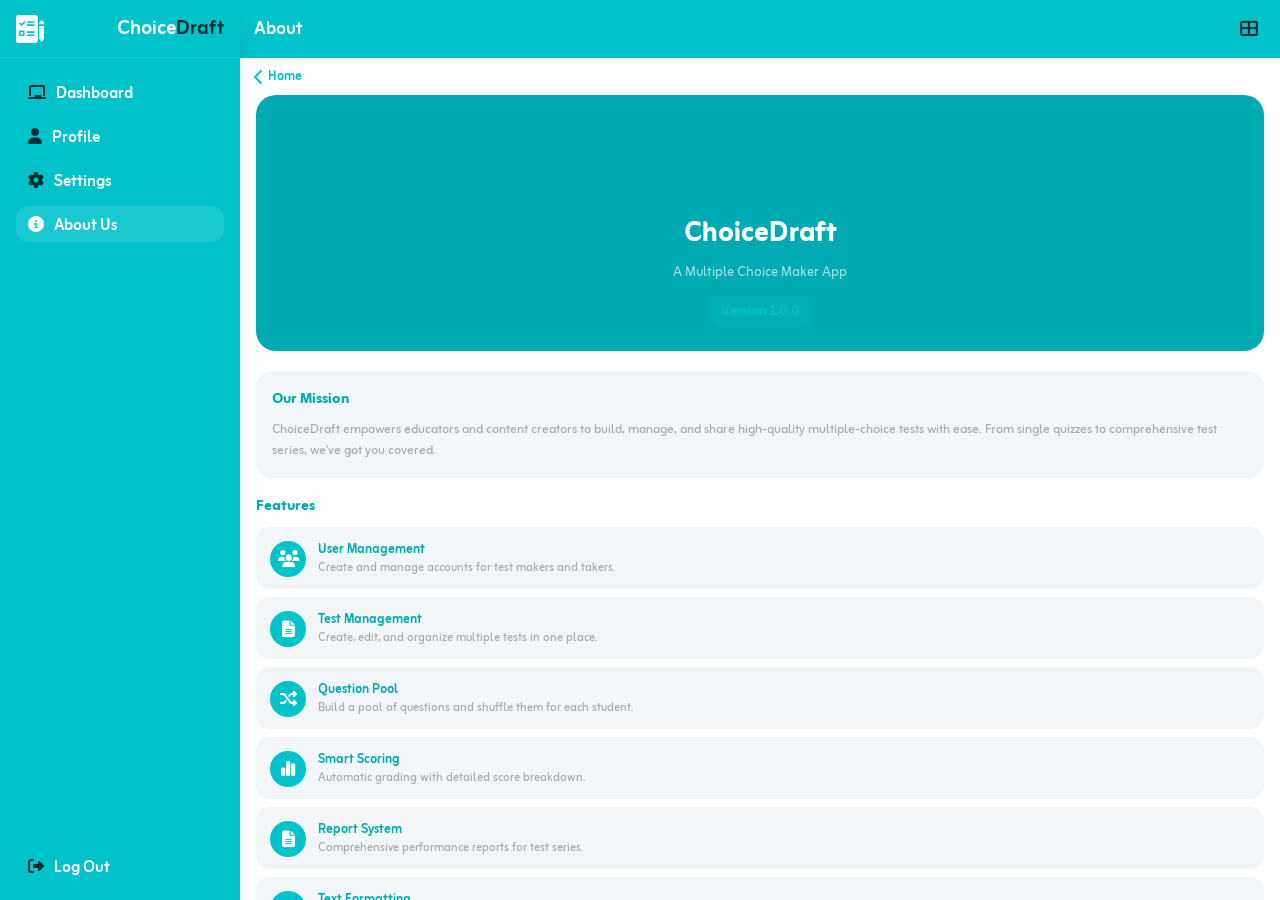
<file: about.html>
<!DOCTYPE html>
<html lang="en">

<head>
  <meta charset="UTF-8">
  <meta name="viewport" content="width=device-width, initial-scale=1.0">
  <title>About - ChoiceDraft</title>
  <link rel="stylesheet" href="styles.css">
  <!-- Zain Font -->
  <link rel="preconnect" href="https://fonts.googleapis.com">
  <link rel="preconnect" href="https://fonts.gstatic.com" crossorigin>
  <link href="https://fonts.googleapis.com/css2?family=Zain:wght@200;300;400;700;800;900&display=swap" rel="stylesheet">
  <!-- Font Awesome -->
  <link rel="stylesheet" href="https://cdnjs.cloudflare.com/ajax/libs/font-awesome/6.5.1/css/all.min.css">
</head>

<body>
  <div class="home-layout">
    <!-- Sidebar Overlay -->
    <div class="sidebar-overlay" id="sidebarOverlay"></div>

    <!-- Sidebar -->
    <aside class="sidebar" id="sidebar">
      <div class="sidebar-header flex items-center gap-3">
        <div class="sidebar-logo-icon">
          <svg class="w-full h-full" fill="none" viewBox="0 0 150 150">
            <path clip-rule="evenodd"
              d="M137.5 29.1667C134.185 29.1667 131.005 30.4836 128.661 32.8278C126.317 35.172 125 38.3515 125 41.6667V50H150V41.6667C150 38.3515 148.683 35.172 146.339 32.8278C143.995 30.4836 140.815 29.1667 137.5 29.1667ZM150 58.3333H125V127.083L137.5 145.833L150 127.083V58.3333ZM0 12.5V137.5C0 140.815 1.31696 143.995 3.66117 146.339C6.00537 148.683 9.18479 150 12.5 150H104.167C107.482 150 110.661 148.683 113.005 146.339C115.35 143.995 116.667 140.815 116.667 137.5V12.5C116.667 9.18479 115.35 6.00537 113.005 3.66117C110.661 1.31696 107.482 0 104.167 0H12.5C9.18479 0 6.00537 1.31696 3.66117 3.66117C1.31696 6.00537 0 9.18479 0 12.5ZM58.3333 37.5C58.3333 36.3949 58.7723 35.3351 59.5537 34.5537C60.3351 33.7723 61.3949 33.3333 62.5 33.3333H95.8333C96.9384 33.3333 97.9982 33.7723 98.7796 34.5537C99.561 35.3351 100 36.3949 100 37.5C100 38.6051 99.561 39.6649 98.7796 40.4463C97.9982 41.2277 96.9384 41.6667 95.8333 41.6667H62.5C61.3949 41.6667 60.3351 41.2277 59.5537 40.4463C58.7723 39.6649 58.3333 38.6051 58.3333 37.5ZM62.5 50C61.3949 50 60.3351 50.439 59.5537 51.2204C58.7723 52.0018 58.3333 53.0616 58.3333 54.1667C58.3333 55.2717 58.7723 56.3315 59.5537 57.1129C60.3351 57.8943 61.3949 58.3333 62.5 58.3333H95.8333C96.9384 58.3333 97.9982 57.8943 98.7796 57.1129C99.561 56.3315 100 55.2717 100 54.1667C100 53.0616 99.561 52.0018 98.7796 51.2204C97.9982 50.439 96.9384 50 95.8333 50H62.5ZM58.3333 91.6667C58.3333 90.5616 58.7723 89.5018 59.5537 88.7204C60.3351 87.939 61.3949 87.5 62.5 87.5H95.8333C96.9384 87.5 97.9982 87.939 98.7796 88.7204C99.561 89.5018 100 90.5616 100 91.6667C100 92.7717 99.561 93.8315 98.7796 94.6129C97.9982 95.3943 96.9384 95.8333 95.8333 95.8333H62.5C61.3949 95.8333 60.3351 95.3943 59.5537 94.6129C58.7723 93.8315 58.3333 92.7717 58.3333 91.6667ZM62.5 104.167C61.3949 104.167 60.3351 104.606 59.5537 105.387C58.7723 106.168 58.3333 107.228 58.3333 108.333C58.3333 109.438 58.7723 110.498 59.5537 111.28C60.3351 112.061 61.3949 112.5 62.5 112.5H95.8333C96.9384 112.5 97.9982 112.061 98.7796 111.28C99.561 110.498 100 109.438 100 108.333C100 107.228 99.561 110.498 98.7796 105.387C97.9982 104.606 96.9384 104.167 95.8333 104.167H62.5ZM25 91.6667V104.167H37.5V91.6667H25ZM20.8333 83.3333H41.6667C42.7717 83.3333 43.8315 83.7723 44.6129 84.5537C45.3943 85.3351 45.8333 86.3949 45.8333 87.5V108.333C45.8333 109.438 45.3943 110.498 44.6129 111.28C43.8315 112.061 42.7717 112.5 41.6667 112.5H20.8333C19.7283 112.5 18.6685 112.061 17.8871 111.28C17.1057 110.498 16.6667 109.438 16.6667 108.333V87.5C16.6667 86.3949 17.1057 85.3351 17.8871 84.5537C18.6685 83.7723 19.7283 83.3333 20.8333 83.3333ZM48.7792 40.4458C49.5382 39.66 49.9581 38.6075 49.9486 37.515C49.9391 36.4225 49.5009 35.3775 48.7284 34.6049C47.9559 33.8324 46.9108 33.3942 45.8183 33.3847C44.7258 33.3752 43.6733 33.7952 42.8875 34.5542L29.1667 48.275L23.7792 42.8875C22.9933 42.1285 21.9408 41.7085 20.8483 41.718C19.7558 41.7275 18.7108 42.1657 17.9383 42.9383C17.1657 43.7108 16.7275 44.7558 16.718 45.8483C16.7085 46.9408 17.1285 47.9933 17.8875 48.7792L29.1667 60.0583L48.7792 40.4458Z"
              fill="white" fill-rule="evenodd" />
          </svg>
        </div>
        <span class="auth-header-title sidebar-logo-text">Choice<span class="text-secondary">Draft</span></span>
        <button class="close-menu sidebar-close-btn" id="closeMenuBtn" title="Close Menu" aria-label="Close Menu">
          <i class="fa-solid fa-times"></i>
        </button>
      </div>

      <!-- User Info Block -->
      <div id="sidebarUserBlock" class="sidebar-user-block hidden">
        <div class="user-avatar" id="userAvatar">?</div>
        <div class="user-details">
          <p class="user-name" id="userName">User Name</p>
          <p class="user-email" id="userEmail">user@example.com</p>
        </div>
      </div>

      <nav class="sidebar-nav">
        <a href="home.html" class="nav-item">
          <div class="nav-icon"><i class="fa-solid fa-chalkboard"></i></div>
          <span class="nav-label">Dashboard</span>
        </a>
        <a href="profile.html" class="nav-item">
          <div class="nav-icon"><i class="fa-solid fa-user"></i></div>
          <span class="nav-label">Profile</span>
        </a>
        <a href="settings.html" class="nav-item">
          <div class="nav-icon"><i class="fa-solid fa-gear"></i></div>
          <span class="nav-label">Settings</span>
        </a>
        <a href="about.html" class="nav-item active">
          <div class="nav-icon"><i class="fa-solid fa-circle-info"></i></div>
          <span class="nav-label">About Us</span>
        </a>
        <div class="flex-1"></div>
        <button id="logoutBtn" class="nav-item">
          <div class="nav-icon"><i class="fa-solid fa-right-from-bracket"></i></div>
          <span class="nav-label">Log Out</span>
        </button>
      </nav>
    </aside>

    <!-- Main Content Area -->
    <main class="home-main">
      <!-- Header -->
      <header class="topbar">
        <div class="flex items-center gap-2">
          <button id="menuToggleBtn" class="topbar-icon-btn" title="Toggle Menu" aria-label="Toggle Menu">
            <i class="fa-solid fa-bars topbar-menu-icon"></i>
          </button>
          <span class="topbar-title">About</span>
        </div>
        <div class="flex items-center gap-1">
          <a href="home.html" class="topbar-icon-btn flex items-center justify-center" title="Go to Dashboard"
            aria-label="Go to Dashboard">
            <i class="fa-solid fa-table-cells-large topbar-home-icon"></i>
          </a>
        </div>
      </header>

      <!-- Scrollable Content -->
      <div class="main-scroll-area fade-in">
        <!-- Back Link -->
        <a href="home.html" class="back-link">
          <i class="fa-solid fa-chevron-left back-link-icon"></i>
          <span>Home</span>
        </a>

        <!-- Hero -->
        <div class="about-hero">
          <div class="about-hero-logo">
            <svg class="w-full h-full" fill="none" viewBox="0 0 150 150">
              <path clip-rule="evenodd"
                d="M137.5 29.1667C134.185 29.1667 131.005 30.4836 128.661 32.8278C126.317 35.172 125 38.3515 125 41.6667V50H150V41.6667C150 38.3515 148.683 35.172 146.339 32.8278C143.995 30.4836 140.815 29.1667 137.5 29.1667ZM150 58.3333H125V127.083L137.5 145.833L150 127.083V58.3333ZM0 12.5V137.5C0 140.815 1.31696 143.995 3.66117 146.339C6.00537 148.683 9.18479 150 12.5 150H104.167C107.482 150 110.661 148.683 113.005 146.339C115.35 143.995 116.667 140.815 116.667 137.5V12.5C116.667 9.18479 115.35 6.00537 113.005 3.66117C110.661 1.31696 107.482 0 104.167 0H12.5C9.18479 0 6.00537 1.31696 3.66117 3.66117C1.31696 6.00537 0 9.18479 0 12.5ZM58.3333 37.5C58.3333 36.3949 58.7723 35.3351 59.5537 34.5537C60.3351 33.7723 61.3949 33.3333 62.5 33.3333H95.8333C96.9384 33.3333 97.9982 33.7723 98.7796 34.5537C99.561 35.3351 100 36.3949 100 37.5C100 38.6051 99.561 39.6649 98.7796 40.4463C97.9982 41.2277 96.9384 41.6667 95.8333 41.6667H62.5C61.3949 41.6667 60.3351 41.2277 59.5537 40.4463C58.7723 39.6649 58.3333 38.6051 58.3333 37.5ZM62.5 50C61.3949 50 60.3351 50.439 59.5537 51.2204C58.7723 52.0018 58.3333 53.0616 58.3333 54.1667C58.3333 55.2717 58.7723 56.3315 59.5537 57.1129C60.3351 57.8943 61.3949 58.3333 62.5 58.3333H95.8333C96.9384 58.3333 97.9982 57.8943 98.7796 57.1129C99.561 56.3315 100 55.2717 100 54.1667C100 53.0616 99.561 52.0018 98.7796 51.2204C97.9982 50.439 96.9384 50 95.8333 50H62.5ZM58.3333 91.6667C58.3333 90.5616 58.7723 89.5018 59.5537 88.7204C60.3351 87.939 61.3949 87.5 62.5 87.5H95.8333C96.9384 87.5 97.9982 87.939 98.7796 88.7204C99.561 89.5018 100 90.5616 100 91.6667C100 92.7717 99.561 93.8315 98.7796 94.6129C97.9982 95.3943 96.9384 95.8333 95.8333 95.8333H62.5C61.3949 95.8333 60.3351 95.3943 59.5537 94.6129C58.7723 93.8315 58.3333 92.7717 58.3333 91.6667ZM62.5 104.167C61.3949 104.167 60.3351 104.606 59.5537 105.387C58.7723 106.168 58.3333 107.228 58.3333 108.333C58.3333 109.438 58.7723 110.498 59.5537 111.28C60.3351 112.061 61.3949 112.5 62.5 112.5H95.8333C96.9384 112.5 97.9982 112.061 98.7796 111.28C99.561 110.498 100 109.438 100 108.333C100 107.228 99.561 110.498 98.7796 105.387C97.9982 104.606 96.9384 104.167 95.8333 104.167H62.5ZM25 91.6667V104.167H37.5V91.6667H25ZM20.8333 83.3333H41.6667C42.7717 83.3333 43.8315 83.7723 44.6129 84.5537C45.3943 85.3351 45.8333 86.3949 45.8333 87.5V108.333C45.8333 109.438 45.3943 110.498 44.6129 111.28C43.8315 112.061 42.7717 112.5 41.6667 112.5H20.8333C19.7283 112.5 18.6685 112.061 17.8871 111.28C17.1057 110.498 16.6667 109.438 16.6667 108.333V87.5C16.6667 86.3949 17.1057 85.3351 17.8871 84.5537C18.6685 83.7723 19.7283 83.3333 20.8333 83.3333ZM48.7792 40.4458C49.5382 39.66 49.9581 38.6075 49.9486 37.515C49.9391 36.4225 49.5009 35.3775 48.7284 34.6049C47.9559 33.8324 46.9108 33.3942 45.8183 33.3847C44.7258 33.3752 43.6733 33.7952 42.8875 34.5542L29.1667 48.275L23.7792 42.8875C22.9933 42.1285 21.9408 41.7085 20.8483 41.718C19.7558 41.7275 18.7108 42.1657 17.9383 42.9383C17.1657 43.7108 16.7275 44.7558 16.718 45.8483C16.7085 46.9408 17.1285 47.9933 17.8875 48.7792L29.1667 60.0583L48.7792 40.4458Z"
                fill="00c2cb" fill-rule="evenodd" />
            </svg>
          </div>
          <h2 class="about-hero-title">ChoiceDraft</h2>
          <p class="about-hero-subtitle">A Multiple Choice Maker App</p>
          <div class="about-hero-version">Version 1.0.0</div>
        </div>

        <div class="about-section-container">
          <!-- Mission -->
          <div class="about-card">
            <h3 class="about-card-title">Our Mission</h3>
            <p class="about-card-text">
              ChoiceDraft empowers educators and content creators to build, manage, and share high-quality
              multiple-choice tests with ease. From single quizzes to comprehensive test series, we've got you covered.
            </p>
          </div>

          <!-- Features -->
          <div>
            <h3 class="about-card-title">Features</h3>
            <div class="about-feature-grid">
              <div class="about-feature-item">
                <div class="about-feature-icon"><i class="fa-solid fa-users"></i></div>
                <div>
                  <p class="about-feature-name">User Management</p>
                  <p class="about-feature-desc">Create and manage accounts for test makers and takers.</p>
                </div>
              </div>
              <div class="about-feature-item">
                <div class="about-feature-icon"><i class="fa-solid fa-file-lines"></i></div>
                <div>
                  <p class="about-feature-name">Test Management</p>
                  <p class="about-feature-desc">Create, edit, and organize multiple tests in one place.</p>
                </div>
              </div>
              <div class="about-feature-item">
                <div class="about-feature-icon"><i class="fa-solid fa-shuffle"></i></div>
                <div>
                  <p class="about-feature-name">Question Pool</p>
                  <p class="about-feature-desc">Build a pool of questions and shuffle them for each student.</p>
                </div>
              </div>
              <div class="about-feature-item">
                <div class="about-feature-icon"><i class="fa-solid fa-chart-simple"></i></div>
                <div>
                  <p class="about-feature-name">Smart Scoring</p>
                  <p class="about-feature-desc">Automatic grading with detailed score breakdown.</p>
                </div>
              </div>
              <div class="about-feature-item">
                <div class="about-feature-icon"><i class="fa-solid fa-file-lines"></i></div>
                <div>
                  <p class="about-feature-name">Report System</p>
                  <p class="about-feature-desc">Comprehensive performance reports for test series.</p>
                </div>
              </div>
              <div class="about-feature-item">
                <div class="about-feature-icon"><i class="fa-solid fa-file-lines"></i></div>
                <div>
                  <p class="about-feature-name">Text Formatting</p>
                  <p class="about-feature-desc">Apply bold, italic, and underline formatting to questions.</p>
                </div>
              </div>
              <div class="about-feature-item">
                <div class="about-feature-icon"><i class="fa-solid fa-key"></i></div>
                <div>
                  <p class="about-feature-name">Answer Key</p>
                  <p class="about-feature-desc">Review correct answers with explanations.</p>
                </div>
              </div>
              <div class="about-feature-item">
                <div class="about-feature-icon"><i class="fa-solid fa-file-lines"></i></div>
                <div>
                  <p class="about-feature-name">Test Builder</p>
                  <p class="about-feature-desc">Manage test structure, settings, and time limits.</p>
                </div>
              </div>
              <div class="about-feature-item">
                <div class="about-feature-icon"><i class="fa-solid fa-comment-dots"></i></div>
                <div>
                  <p class="about-feature-name">Feedback System</p>
                  <p class="about-feature-desc">Give personalized feedback to each test taker.</p>
                </div>
              </div>
              <div class="about-feature-item">
                <div class="about-feature-icon"><i class="fa-solid fa-users"></i></div>
                <div>
                  <p class="about-feature-name">Collaboration</p>
                  <p class="about-feature-desc">Invite colleagues to co-create tests as editors or viewers.</p>
                </div>
              </div>
            </div>
          </div>

          <!-- Privacy note -->
          <div class="about-privacy-banner">
            <i class="fa-solid fa-shield-halved about-privacy-icon"></i>
            <p class="about-privacy-text">
              ChoiceDraft stores all data locally in your browser. This is a demonstration app and is not intended for
              collecting personal or sensitive information.
            </p>
          </div>
        </div>
    </main>
  </div>

  <script type="module">
    import { dataService, navigateTo } from './app.js';

    const sidebar = document.getElementById('sidebar');
    const sidebarOverlay = document.getElementById('sidebarOverlay');
    const menuToggleBtn = document.getElementById('menuToggleBtn');
    const closeMenuBtn = document.getElementById('closeMenuBtn');
    const logoutBtn = document.getElementById('logoutBtn');

    // Sidebar User Info
    const sidebarUserBlock = document.getElementById('sidebarUserBlock');
    const userNameEl = document.getElementById('userName');
    const userEmailEl = document.getElementById('userEmail');
    const userAvatarEl = document.getElementById('userAvatar');

    function toggleSidebar(open) {
      if (open) {
        sidebar.classList.add('open');
        sidebarOverlay.classList.add('open');
      } else {
        sidebar.classList.remove('open');
        sidebarOverlay.classList.remove('open');
      }
    }

    menuToggleBtn.addEventListener('click', () => toggleSidebar(true));
    closeMenuBtn.addEventListener('click', () => toggleSidebar(false));
    sidebarOverlay.addEventListener('click', () => toggleSidebar(false));

    logoutBtn.addEventListener('click', async () => {
      await dataService.logout();
      navigateTo('signin.html');
    });



    async function init() {
      const user = await dataService.getCurrentUser();
      if (user) {
        sidebarUserBlock.classList.remove('hidden');
        userNameEl.textContent = user.name;
        userEmailEl.textContent = user.email;
        userAvatarEl.textContent = user.name.charAt(0).toUpperCase();
      }
    }

    init();
  </script>
</body>

</html>
</file>
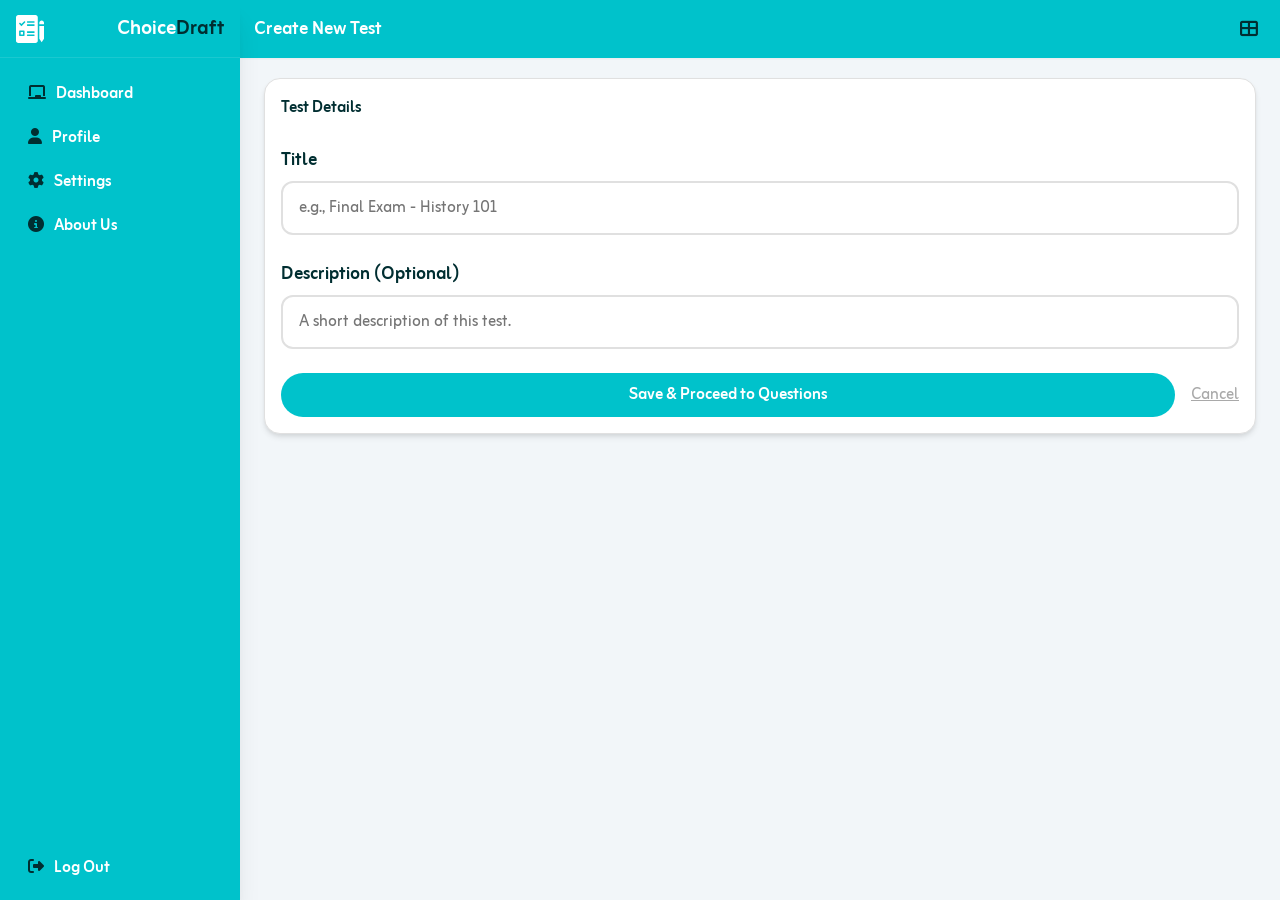
<file: create-test.html>
<!DOCTYPE html>
<html lang="en">

<head>
  <meta charset="UTF-8">
  <meta name="viewport" content="width=device-width, initial-scale=1.0">
  <title>ChoiceDraft - Create Test</title>
  <link rel="stylesheet" href="styles.css">
  <link rel="stylesheet" href="https://cdnjs.cloudflare.com/ajax/libs/font-awesome/6.5.1/css/all.min.css">
</head>

<body class="bg-app">
  <div class="home-layout">
    <!-- Sidebar Overlay -->
    <div class="sidebar-overlay" id="sidebarOverlay"></div>

    <!-- Sidebar -->
    <aside class="sidebar" id="sidebar">
      <div class="sidebar-header flex items-center gap-3">
        <div class="sidebar-logo-icon">
          <svg class="w-full h-full" fill="none" viewBox="0 0 150 150">
            <path clip-rule="evenodd"
              d="M137.5 29.1667C134.185 29.1667 131.005 30.4836 128.661 32.8278C126.317 35.172 125 38.3515 125 41.6667V50H150V41.6667C150 38.3515 148.683 35.172 146.339 32.8278C143.995 30.4836 140.815 29.1667 137.5 29.1667ZM150 58.3333H125V127.083L137.5 145.833L150 127.083V58.3333ZM0 12.5V137.5C0 140.815 1.31696 143.995 3.66117 146.339C6.00537 148.683 9.18479 150 12.5 150H104.167C107.482 150 110.661 148.683 113.005 146.339C115.35 143.995 116.667 140.815 116.667 137.5V12.5C116.667 9.18479 115.35 6.00537 113.005 3.66117C110.661 1.31696 107.482 0 104.167 0H12.5C9.18479 0 6.00537 1.31696 3.66117 3.66117C1.31696 6.00537 0 9.18479 0 12.5ZM58.3333 37.5C58.3333 36.3949 58.7723 35.3351 59.5537 34.5537C60.3351 33.7723 61.3949 33.3333 62.5 33.3333H95.8333C96.9384 33.3333 97.9982 33.7723 98.7796 34.5537C99.561 35.3351 100 36.3949 100 37.5C100 38.6051 99.561 39.6649 98.7796 40.4463C97.9982 41.2277 96.9384 41.6667 95.8333 41.6667H62.5C61.3949 41.6667 60.3351 41.2277 59.5537 40.4463C58.7723 39.6649 58.3333 38.6051 58.3333 37.5ZM62.5 50C61.3949 50 60.3351 50.439 59.5537 51.2204C58.7723 52.0018 58.3333 53.0616 58.3333 54.1667C58.3333 55.2717 58.7723 56.3315 59.5537 57.1129C60.3351 57.8943 61.3949 58.3333 62.5 58.3333H95.8333C96.9384 58.3333 97.9982 57.8943 98.7796 57.1129C99.561 56.3315 100 55.2717 100 54.1667C100 53.0616 99.561 52.0018 98.7796 51.2204C97.9982 50.439 96.9384 50 95.8333 50H62.5ZM58.3333 91.6667C58.3333 90.5616 58.7723 89.5018 59.5537 88.7204C60.3351 87.939 61.3949 87.5 62.5 87.5H95.8333C96.9384 87.5 97.9982 87.939 98.7796 88.7204C99.561 89.5018 100 90.5616 100 91.6667C100 92.7717 99.561 93.8315 98.7796 94.6129C97.9982 95.3943 96.9384 95.8333 95.8333 95.8333H62.5C61.3949 95.8333 60.3351 95.3943 59.5537 94.6129C58.7723 93.8315 58.3333 92.7717 58.3333 91.6667ZM62.5 104.167C61.3949 104.167 60.3351 104.606 59.5537 105.387C58.7723 106.168 58.3333 107.228 58.3333 108.333C58.3333 109.438 58.7723 110.498 59.5537 111.28C60.3351 112.061 61.3949 112.5 62.5 112.5H95.8333C96.9384 112.5 97.9982 112.061 98.7796 111.28C99.561 110.498 100 109.438 100 108.333C100 107.228 99.561 110.498 98.7796 105.387C97.9982 104.606 96.9384 104.167 95.8333 104.167H62.5ZM25 91.6667V104.167H37.5V91.6667H25ZM20.8333 83.3333H41.6667C42.7717 83.3333 43.8315 83.7723 44.6129 84.5537C45.3943 85.3351 45.8333 86.3949 45.8333 87.5V108.333C45.8333 109.438 45.3943 110.498 44.6129 111.28C43.8315 112.061 42.7717 112.5 41.6667 112.5H20.8333C19.7283 112.5 18.6685 112.061 17.8871 111.28C17.1057 110.498 16.6667 109.438 16.6667 108.333V87.5C16.6667 86.3949 17.1057 85.3351 17.8871 84.5537C18.6685 83.7723 19.7283 83.3333 20.8333 83.3333ZM48.7792 40.4458C49.5382 39.66 49.9581 38.6075 49.9486 37.515C49.9391 36.4225 49.5009 35.3775 48.7284 34.6049C47.9559 33.8324 46.9108 33.3942 45.8183 33.3847C44.7258 33.3752 43.6733 33.7952 42.8875 34.5542L29.1667 48.275L23.7792 42.8875C22.9933 42.1285 21.9408 41.7085 20.8483 41.718C19.7558 41.7275 18.7108 42.1657 17.9383 42.9383C17.1657 43.7108 16.7275 44.7558 16.718 45.8483C16.7085 46.9408 17.1285 47.9933 17.8875 48.7792L29.1667 60.0583L48.7792 40.4458Z"
              fill="white" fill-rule="evenodd" />
          </svg>
        </div>
        <span class="auth-header-title sidebar-logo-text">Choice<span class="text-secondary">Draft</span></span>
        <button class="close-menu sidebar-close-btn" id="closeMenuBtn" title="Close Menu" aria-label="Close Menu">
          <i class="fa-solid fa-times"></i>
        </button>
      </div>

      <!-- User Info Block -->
      <div id="sidebarUserBlock" class="sidebar-user-block hidden">
        <div class="user-avatar" id="userAvatar">?</div>
        <div class="user-details">
          <p class="user-name" id="userName">User Name</p>
          <p class="user-email" id="userEmail">user@example.com</p>
        </div>
      </div>

      <nav class="sidebar-nav">
        <a href="home.html" class="nav-item">
          <div class="nav-icon"><i class="fa-solid fa-chalkboard"></i></div>
          <span class="nav-label">Dashboard</span>
        </a>
        <a href="profile.html" class="nav-item">
          <div class="nav-icon"><i class="fa-solid fa-user"></i></div>
          <span class="nav-label">Profile</span>
        </a>
        <a href="settings.html" class="nav-item">
          <div class="nav-icon"><i class="fa-solid fa-gear"></i></div>
          <span class="nav-label">Settings</span>
        </a>
        <a href="about.html" class="nav-item">
          <div class="nav-icon"><i class="fa-solid fa-circle-info"></i></div>
          <span class="nav-label">About Us</span>
        </a>
        <div class="flex-1"></div>
        <button id="logoutBtn" class="nav-item">
          <div class="nav-icon"><i class="fa-solid fa-right-from-bracket"></i></div>
          <span class="nav-label">Log Out</span>
        </button>
      </nav>
    </aside>

    <!-- Main Content Area -->
    <main class="home-main">
      <!-- Header -->
      <header class="topbar">
        <div class="flex items-center gap-2">
          <button id="menuToggleBtn" class="topbar-icon-btn" title="Toggle Menu" aria-label="Toggle Menu">
            <i class="fa-solid fa-bars"></i>
          </button>
          <span class="topbar-title">Create New Test</span>
        </div>
        <div class="flex items-center gap-1">
          <a href="home.html" class="topbar-icon-btn flex items-center justify-center" title="Go to Dashboard"
            aria-label="Go to Dashboard">
            <i class="fa-solid fa-table-cells-large topbar-home-icon"></i>
          </a>
        </div>
      </header>

      <!-- Scrollable Content -->
      <div class="main-scroll-area">
        <div class="home-content">
          <div class="test-card">
            <h2 class="test-card-title mb-0 section-spacing">Test Details</h2>
            <div class="input-group">
              <label class="input-label">Title</label>
              <input type="text" id="testTitle" class="input-field" placeholder="e.g., Final Exam - History 101">
            </div>
            <div class="input-group">
              <label class="input-label">Description (Optional)</label>
              <input type="text" id="testDescription" class="input-field"
                placeholder="A short description of this test.">
            </div>
            <div class="flex items-center gap-4 mt-6">
              <button id="saveDraftBtn" class="btn-primary flex-1">Save & Proceed to Questions</button>
              <a href="home.html" class="text-a9a9a9 text-sm underline">Cancel</a>
            </div>
          </div>
        </div>
      </div>
    </main>
  </div>

  <script type="module">
    import { navigateTo, dataService } from './app.js';

    const sidebar = document.getElementById('sidebar');
    const sidebarOverlay = document.getElementById('sidebarOverlay');
    const menuToggleBtn = document.getElementById('menuToggleBtn');
    const closeMenuBtn = document.getElementById('closeMenuBtn');
    const logoutBtn = document.getElementById('logoutBtn');
    const sidebarUserBlock = document.getElementById('sidebarUserBlock');
    const userNameEl = document.getElementById('userName');
    const userEmailEl = document.getElementById('userEmail');
    const userAvatarEl = document.getElementById('userAvatar');

    const testTitleInput = document.getElementById('testTitle');
    const testDescInput = document.getElementById('testDescription');
    const saveDraftBtn = document.getElementById('saveDraftBtn');

    function toggleSidebar(open) {
      if (open) {
        sidebar.classList.add('open');
        sidebarOverlay.classList.add('open');
      } else {
        sidebar.classList.remove('open');
        sidebarOverlay.classList.remove('open');
      }
    }

    menuToggleBtn.addEventListener('click', () => toggleSidebar(true));
    closeMenuBtn.addEventListener('click', () => toggleSidebar(false));
    sidebarOverlay.addEventListener('click', () => toggleSidebar(false));

    saveDraftBtn.addEventListener('click', async () => {
      const title = testTitleInput.value.trim();
      const description = testDescInput.value.trim();

      if (!title) {
        testTitleInput.style.borderColor = '#ef4444';
        testTitleInput.focus();
        return;
      }

      saveDraftBtn.disabled = true;
      saveDraftBtn.textContent = "Creating...";

      const newTest = await dataService.createTest({
        title,
        description
      });

      if (newTest) {
        // Direct to builder for this new test
        navigateTo(`test-builder.html?id=${newTest.id}`);
      } else {
        alert("Failed to create test. Please try again.");
        saveDraftBtn.disabled = false;
        saveDraftBtn.textContent = "Save & Proceed to Questions";
      }
    });

    logoutBtn.addEventListener('click', async () => {
      await dataService.logout();
      navigateTo('signin.html');
    });

    async function init() {
      const user = await dataService.getCurrentUser();
      if (user) {
        sidebarUserBlock.classList.remove('hidden');
        userNameEl.textContent = user.name;
        userEmailEl.textContent = user.email;
        userAvatarEl.textContent = user.name.charAt(0).toUpperCase();
      }
    }

    init();
  </script>
</body>

</html>
</file>
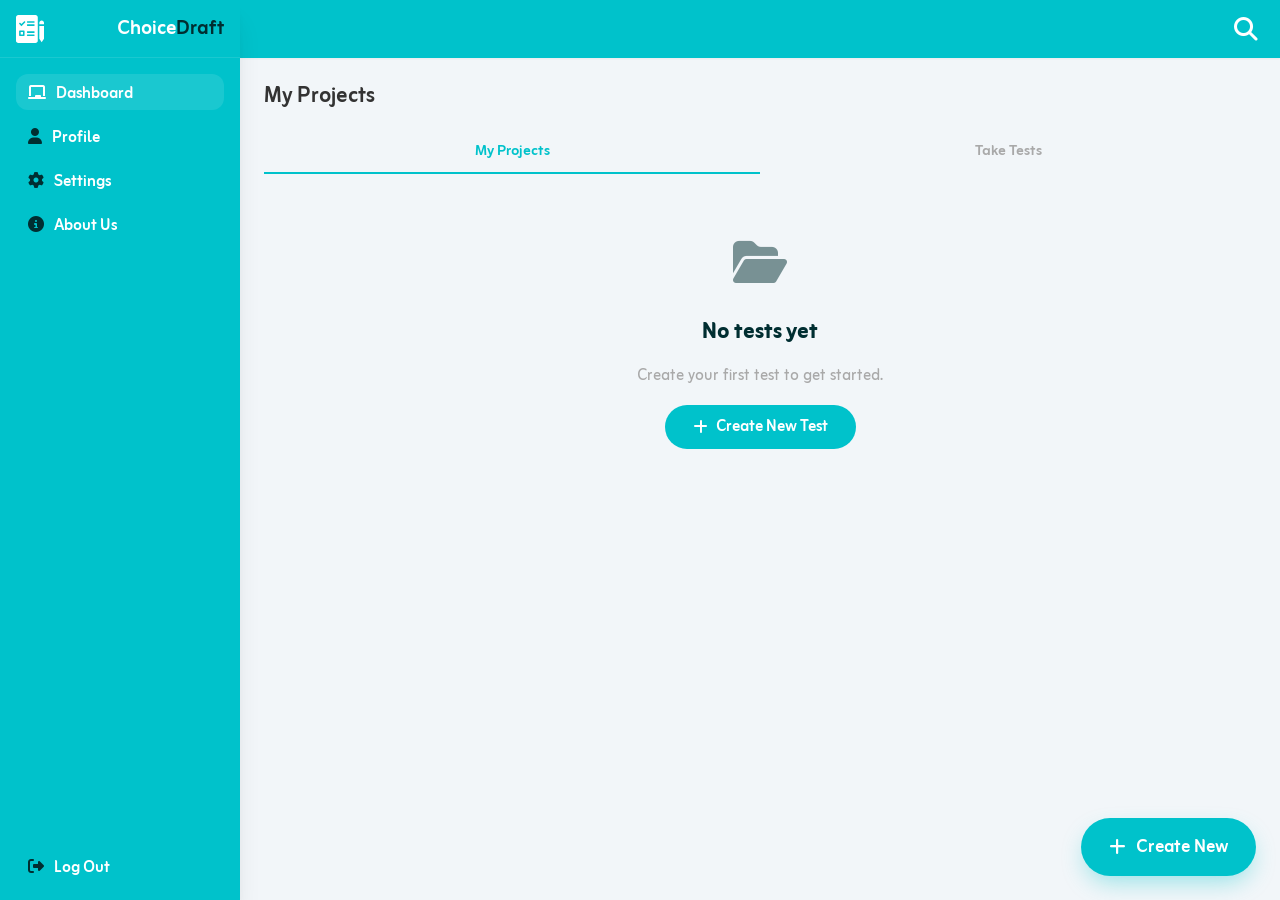
<file: home.html>
<!DOCTYPE html>
<html lang="en">

<head>
  <meta charset="UTF-8">
  <meta name="viewport" content="width=device-width, initial-scale=1.0">
  <title>Dashboard - ChoiceDraft</title>
  <link rel="stylesheet" href="styles.css">
  <link rel="preconnect" href="https://fonts.googleapis.com">
  <link rel="preconnect" href="https://fonts.gstatic.com" crossorigin>
  <link href="https://fonts.googleapis.com/css2?family=Zain:wght@200;300;400;700;800;900&display=swap" rel="stylesheet">
  <link rel="stylesheet" href="https://cdnjs.cloudflare.com/ajax/libs/font-awesome/6.5.1/css/all.min.css">
</head>

<body class="bg-app">
  <div class="home-layout">
    <!-- Sidebar Overlay -->
    <div class="sidebar-overlay" id="sidebarOverlay"></div>

    <!-- Sidebar -->
    <aside class="sidebar" id="sidebar">
      <div class="sidebar-header flex items-center gap-3">
        <div class="sidebar-logo-icon">
          <svg class="w-full h-full" fill="none" viewBox="0 0 150 150">
            <path clip-rule="evenodd"
              d="M137.5 29.1667C134.185 29.1667 131.005 30.4836 128.661 32.8278C126.317 35.172 125 38.3515 125 41.6667V50H150V41.6667C150 38.3515 148.683 35.172 146.339 32.8278C143.995 30.4836 140.815 29.1667 137.5 29.1667ZM150 58.3333H125V127.083L137.5 145.833L150 127.083V58.3333ZM0 12.5V137.5C0 140.815 1.31696 143.995 3.66117 146.339C6.00537 148.683 9.18479 150 12.5 150H104.167C107.482 150 110.661 148.683 113.005 146.339C115.35 143.995 116.667 140.815 116.667 137.5V12.5C116.667 9.18479 115.35 6.00537 113.005 3.66117C110.661 1.31696 107.482 0 104.167 0H12.5C9.18479 0 6.00537 1.31696 3.66117 3.66117C1.31696 6.00537 0 9.18479 0 12.5ZM58.3333 37.5C58.3333 36.3949 58.7723 35.3351 59.5537 34.5537C60.3351 33.7723 61.3949 33.3333 62.5 33.3333H95.8333C96.9384 33.3333 97.9982 33.7723 98.7796 34.5537C99.561 35.3351 100 36.3949 100 37.5C100 38.6051 99.561 39.6649 98.7796 40.4463C97.9982 41.2277 96.9384 41.6667 95.8333 41.6667H62.5C61.3949 41.6667 60.3351 41.2277 59.5537 40.4463C58.7723 39.6649 58.3333 38.6051 58.3333 37.5ZM62.5 50C61.3949 50 60.3351 50.439 59.5537 51.2204C58.7723 52.0018 58.3333 53.0616 58.3333 54.1667C58.3333 55.2717 58.7723 56.3315 59.5537 57.1129C60.3351 57.8943 61.3949 58.3333 62.5 58.3333H95.8333C96.9384 58.3333 97.9982 57.8943 98.7796 57.1129C99.561 56.3315 100 55.2717 100 54.1667C100 53.0616 99.561 52.0018 98.7796 51.2204C97.9982 50.439 96.9384 50 95.8333 50H62.5ZM58.3333 91.6667C58.3333 90.5616 58.7723 89.5018 59.5537 88.7204C60.3351 87.939 61.3949 87.5 62.5 87.5H95.8333C96.9384 87.5 97.9982 87.939 98.7796 88.7204C99.561 89.5018 100 90.5616 100 91.6667C100 92.7717 99.561 93.8315 98.7796 94.6129C97.9982 95.3943 96.9384 95.8333 95.8333 95.8333H62.5C61.3949 95.8333 60.3351 95.3943 59.5537 94.6129C58.7723 93.8315 58.3333 92.7717 58.3333 91.6667ZM62.5 104.167C61.3949 104.167 60.3351 104.606 59.5537 105.387C58.7723 106.168 58.3333 107.228 58.3333 108.333C58.3333 109.438 58.7723 110.498 59.5537 111.28C60.3351 112.061 61.3949 112.5 62.5 112.5H95.8333C96.9384 112.5 97.9982 112.061 98.7796 111.28C99.561 110.498 100 109.438 100 108.333C100 107.228 99.561 110.498 98.7796 105.387C97.9982 104.606 96.9384 104.167 95.8333 104.167H62.5ZM25 91.6667V104.167H37.5V91.6667H25ZM20.8333 83.3333H41.6667C42.7717 83.3333 43.8315 83.7723 44.6129 84.5537C45.3943 85.3351 45.8333 86.3949 45.8333 87.5V108.333C45.8333 109.438 45.3943 110.498 44.6129 111.28C43.8315 112.061 42.7717 112.5 41.6667 112.5H20.8333C19.7283 112.5 18.6685 112.061 17.8871 111.28C17.1057 110.498 16.6667 109.438 16.6667 108.333V87.5C16.6667 86.3949 17.1057 85.3351 17.8871 84.5537C18.6685 83.7723 19.7283 83.3333 20.8333 83.3333ZM48.7792 40.4458C49.5382 39.66 49.9581 38.6075 49.9486 37.515C49.9391 36.4225 49.5009 35.3775 48.7284 34.6049C47.9559 33.8324 46.9108 33.3942 45.8183 33.3847C44.7258 33.3752 43.6733 33.7952 42.8875 34.5542L29.1667 48.275L23.7792 42.8875C22.9933 42.1285 21.9408 41.7085 20.8483 41.718C19.7558 41.7275 18.7108 42.1657 17.9383 42.9383C17.1657 43.7108 16.7275 44.7558 16.718 45.8483C16.7085 46.9408 17.1285 47.9933 17.8875 48.7792L29.1667 60.0583L48.7792 40.4458Z"
              fill="white" fill-rule="evenodd" />
          </svg>
        </div>
        <span class="auth-header-title sidebar-logo-text">Choice<span class="text-secondary">Draft</span></span>
        <button class="close-menu sidebar-close-btn" id="closeMenuBtn" title="Close Menu" aria-label="Close Menu">
          <i class="fa-solid fa-times"></i>
        </button>
      </div>

      <!-- User Info Block -->
      <div id="sidebarUserBlock" class="sidebar-user-block hidden">
        <div class="user-avatar" id="userAvatar">?</div>
        <div class="user-details">
          <p class="user-name" id="userName">User Name</p>
          <p class="user-email" id="userEmail">user@example.com</p>
        </div>
      </div>

      <nav class="sidebar-nav">
        <a href="home.html" class="nav-item active">
          <div class="nav-icon"><i class="fa-solid fa-chalkboard"></i></div>
          <span class="nav-label">Dashboard</span>
        </a>
        <a href="profile.html" class="nav-item">
          <div class="nav-icon"><i class="fa-solid fa-user"></i></div>
          <span class="nav-label">Profile</span>
        </a>
        <a href="settings.html" class="nav-item">
          <div class="nav-icon"><i class="fa-solid fa-gear"></i></div>
          <span class="nav-label">Settings</span>
        </a>
        <a href="about.html" class="nav-item">
          <div class="nav-icon"><i class="fa-solid fa-circle-info"></i></div>
          <span class="nav-label">About Us</span>
        </a>
        <div class="flex-1"></div>
        <button id="logoutBtn" class="nav-item">
          <div class="nav-icon"><i class="fa-solid fa-right-from-bracket"></i></div>
          <span class="nav-label">Log Out</span>
        </button>
      </nav>
    </aside>

    <!-- Main Content Area -->
    <main class="home-main">
      <!-- Header -->
      <header class="topbar">
        <div class="flex items-center gap-2">
          <button id="menuToggleBtn" class="topbar-icon-btn" title="Toggle Menu" aria-label="Toggle Menu">
            <i class="fa-solid fa-bars"></i>
          </button>
          <div class="topbar-logo-text"><span class="white font-black">Choice</span><span
              class="text-secondary font-black">Draft</span></div>
        </div>
        <div class="flex items-center gap-2">
          <input type="text" id="searchInput" class="topbar-search hidden" placeholder="Search tests...">
          <button id="searchBtn" class="topbar-icon-btn" title="Search"><i
              class="fa-solid fa-magnifying-glass"></i></button>
        </div>
      </header>

      <!-- Scrollable Content -->
      <div class="main-scroll-area fade-in">
        <div class="home-content">
          <div class="flex items-center justify-between mb-6 pt-2">
            <h2 id="homeTitle" class="section-title">My Projects</h2>
          </div>

          <!-- Tabs -->
          <div class="flex border-b border-light mb-6">
            <button id="myTestsTab" class="tab-btn active">My Projects</button>
            <button id="takeTestTab" class="tab-btn">Take Tests</button>
          </div>

          <!-- Grid Container -->
          <div id="testsGrid" class="tests-grid mb-10">
            <!-- Test cards injected by JS -->
          </div>
        </div>
      </div>
    </main>

    <!-- Modal for Quick Actions -->
    <div id="actionModal" class="modal-overlay hidden">
      <div class="modal-content">
        <h3 id="actionModalTitle" class="modal-title">Action</h3>
        <p id="actionModalText" class="modal-text">You are performing an action on this test.</p>
        <div class="flex gap-3 mt-6">
          <button id="closeActionModalBtn" class="btn-outline flex-1">Close</button>
          <button id="actionModalConfirmBtn" class="btn-primary flex-1">Confirm</button>
        </div>
      </div>
    </div>
  </div>

  <script type="module">
    import { navigateTo, dataService } from './app.js';

    const sidebar = document.getElementById('sidebar');
    const sidebarOverlay = document.getElementById('sidebarOverlay');
    const menuToggleBtn = document.getElementById('menuToggleBtn');
    const closeMenuBtn = document.getElementById('closeMenuBtn');
    const searchBtn = document.getElementById('searchBtn');
    const searchInput = document.getElementById('searchInput');
    const myTestsTab = document.getElementById('myTestsTab');
    const takeTestTab = document.getElementById('takeTestTab');
    const createNewBtn = document.getElementById('createNewBtn');
    const logoutBtn = document.getElementById('logoutBtn');
    const testsGridContainer = document.getElementById('testsGrid');
    const homeTitle = document.getElementById('homeTitle');

    const sidebarUserBlock = document.getElementById('sidebarUserBlock');
    const userNameEl = document.getElementById('userName');
    const userEmailEl = document.getElementById('userEmail');
    const userAvatarEl = document.getElementById('userAvatar');

    let allTests = [];
    let currentTab = 'my';
    let currentUserId = null;

    function toggleSidebar(open) {
      if (open) {
        sidebar.classList.add('open');
        sidebarOverlay.classList.add('open');
      } else {
        sidebar.classList.remove('open');
        sidebarOverlay.classList.remove('open');
      }
    }

    menuToggleBtn.addEventListener('click', () => toggleSidebar(true));
    closeMenuBtn.addEventListener('click', () => toggleSidebar(false));
    sidebarOverlay.addEventListener('click', () => toggleSidebar(false));

    searchBtn.addEventListener('click', () => {
      searchInput.classList.toggle('hidden');
      if (!searchInput.classList.contains('hidden')) {
        searchInput.focus();
      }
    });

    searchInput.addEventListener('input', () => filterAndRender());
    myTestsTab.addEventListener('click', () => switchTab('my'));
    takeTestTab.addEventListener('click', () => switchTab('take'));

    function switchTab(tab) {
      currentTab = tab;
      myTestsTab.classList.toggle('active', tab === 'my');
      takeTestTab.classList.toggle('active', tab === 'take');
      homeTitle.textContent = tab === 'my' ? 'My Projects' : 'Available Tests';
      createNewBtn.classList.toggle('hidden', tab === 'take');
      filterAndRender();
    }

    logoutBtn.addEventListener('click', async () => {
      await dataService.logout();
      navigateTo('signin.html');
    });
    createNewBtn.addEventListener('click', () => navigateTo('create-test.html'));

    // Modal logic
    const actionModal = document.getElementById('actionModal');
    const closeActionModalBtn = document.getElementById('closeActionModalBtn');
    const actionModalConfirmBtn = document.getElementById('actionModalConfirmBtn');
    const actionModalTitle = document.getElementById('actionModalTitle');
    const actionModalText = document.getElementById('actionModalText');

    let pendingAction = null;
    let pendingTestId = null;

    window.openTestModal = (action, testName, id) => {
      pendingAction = action;
      pendingTestId = id;
      actionModalTitle.textContent = `${action} Test`;
      if (action === 'Edit') {
        actionModalText.textContent = `You are opening the editor for "${testName}".`;
      } else if (action === 'Collaborators') {
        actionModalText.textContent = `Manage users with access to "${testName}".`;
      } else if (action === 'Stats') {
        actionModalText.textContent = `Viewing performance analytics for "${testName}".`;
      }
      actionModal.style.display = 'flex';
    };

    const closeModal = () => actionModal.style.display = 'none';
    closeActionModalBtn.addEventListener('click', closeModal);
    actionModalConfirmBtn.addEventListener('click', () => {
      if (pendingAction === 'Edit' && pendingTestId) {
        navigateTo(`test-details.html?id=${pendingTestId}`);
      }
      closeModal();
    });

    async function loadDashboard() {
      testsGridContainer.innerHTML = '<p class="tests-loading-state">Loading tests...</p>';

      const user = await dataService.getCurrentUser();
      allTests = await dataService.getTests();
      currentUserId = user ? user.id : null;

      if (user) {
        sidebarUserBlock.classList.remove('hidden');
        userNameEl.textContent = user.name;
        userEmailEl.textContent = user.email;
        userAvatarEl.textContent = user.name.charAt(0).toUpperCase();
      }

      filterAndRender();
    }

    function filterAndRender() {
      const query = searchInput.value.toLowerCase();
      let filtered = allTests.filter(t => {
        const matchesQuery = t.title.toLowerCase().includes(query) || (t.description && t.description.toLowerCase().includes(query));
        if (currentTab === 'my') {
          return matchesQuery && (t.ownerId === currentUserId || (t.collaborators && t.collaborators.some(c => c.userId === currentUserId)));
        } else {
          return matchesQuery && (t.ownerId !== currentUserId);
        }
      });
      renderTests(filtered);
    }

    function renderTests(tests) {
      if (!tests || tests.length === 0) {
        const isMyTab = currentTab === 'my';
        testsGridContainer.innerHTML = `
          <div class="tests-empty-state">
            <i class="fa-solid ${isMyTab ? 'fa-folder-open' : 'fa-magnifying-glass'} tests-empty-icon"></i>
            <p class="tests-empty-title">${isMyTab ? 'No tests yet' : 'No tests available'}</p>
            <p class="tests-empty-sub">${isMyTab
            ? 'Create your first test to get started.'
            : 'There are no tests from other users to take right now.'}</p>
            ${isMyTab ? `<button class="btn-primary" style="width:auto;padding:10px 28px;font-size:16px;border-radius:50px;margin-top:4px;" onclick="window.location.href='create-test.html'"><i class="fa-solid fa-plus" style="margin-right:8px;"></i>Create New Test</button>` : ''}
          </div>`;
        return;
      }

      testsGridContainer.innerHTML = tests.map(test => {
        const isOwner = test.ownerId === currentUserId;
        const qCount = test.questions ? test.questions.length : 0;
        const totalPoints = (test.questions || []).reduce((sum, q) => sum + (q.points || 10), 0);

        return `
          <div class="test-card" onclick="window.location.href='test-details.html?id=${test.id}'" style="cursor: pointer;">
            <div class="test-card-header">
              <h3 class="test-card-title">${test.title}</h3>
              <span class="test-status-badge badge-${test.status === 'Published' ? 'published' : 'draft'}">${test.status || 'Draft'}</span>
            </div>
            ${test.description ? `<p class="test-card-desc">${test.description.slice(0, 80)}...</p>` : ''}
            <div class="test-card-chips">
              <span class="test-card-chip"><i class="fa-solid fa-list-ol"></i> ${qCount} questions</span>
              <span class="test-card-chip"><i class="fa-solid fa-check-circle"></i> ${totalPoints} pts</span>
            </div>
            <div class="test-card-footer">
              <div class="test-card-badges">
                ${isOwner ? '<span class="test-card-badge-owner">Owner</span>' : ''}
              </div>
              <div class="test-card-actions" onclick="event.stopPropagation()">
                ${isOwner ? `
                  <button class="btn-secondary" onclick="openTestModal('Edit', '${test.title.replace(/'/g, "\\'")}', '${test.id}')"><i class="fa-solid fa-pencil"></i></button>
                  <button class="btn-secondary" onclick="openTestModal('Collaborators', '${test.title.replace(/'/g, "\\'")}', '${test.id}')"><i class="fa-solid fa-users"></i></button>
                  <button class="btn-secondary" onclick="openTestModal('Stats', '${test.title.replace(/'/g, "\\'")}', '${test.id}')"><i class="fa-solid fa-chart-pie"></i></button>
                ` : ''}
              </div>
            </div>
          </div>
        `;
      }).join('');
    }

    loadDashboard();
  </script>

  <!-- Floating Action Button -->
  <button id="createNewBtn" class="fab-btn">
    <i class="fa-solid fa-plus"></i>
    <span>Create New</span>
  </button>
</body>

</html>
</file>
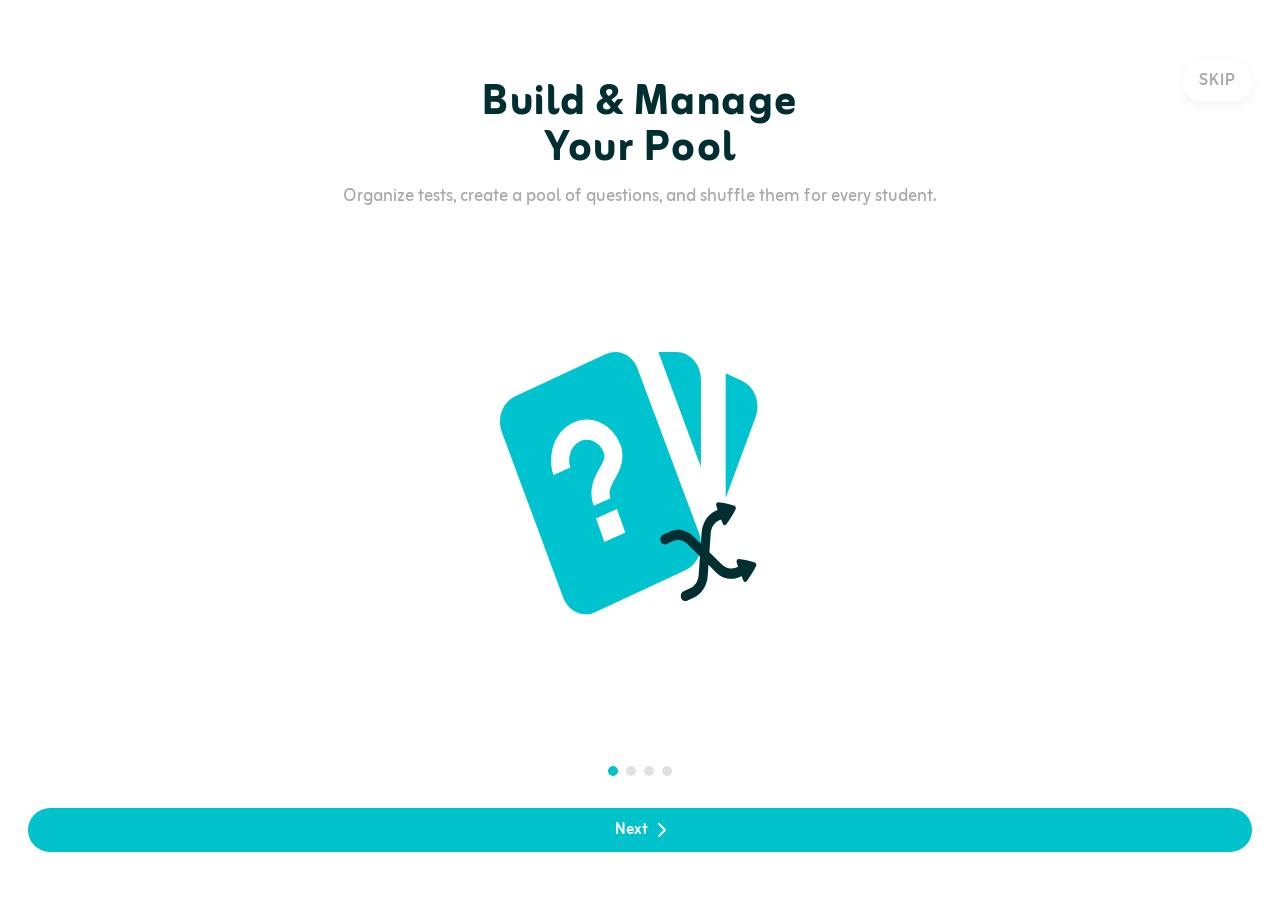
<file: onboarding.html>
<!DOCTYPE html>
<html lang="en">
<head>
  <meta charset="UTF-8">
  <meta name="viewport" content="width=device-width, initial-scale=1.0">
  <title>ChoiceDraft - Onboarding</title>
  <link rel="stylesheet" href="styles.css">
  <link rel="stylesheet" href="https://cdnjs.cloudflare.com/ajax/libs/font-awesome/6.5.1/css/all.min.css">
</head>
<body class="auth-body">

  <div class="onboarding-layout overflow-hidden">
    
    <!-- Skip button -->
    <button id="skipBtn" class="onboarding-skip-btn">
      SKIP
    </button>

    <!-- Content area -->
    <div class="onboarding-content-area">
      
      <!-- Title -->
      <div id="slideTitle" class="onboarding-title">
        Build &amp; Manage<br>Your Pool
      </div>
      
      <!-- Subtitle -->
      <p id="slideSubtitle" class="onboarding-subtitle">
        Organize tests, create a pool of questions, and shuffle them for every student.
      </p>

      <!-- Illustration Area -->
      <div id="illustrationContainer" class="flex items-center justify-center flex-1">
        <div class="onboarding-illustration" id="svgWrapper">
          <!-- Injected by JS -->
        </div>
      </div>

    </div>

    <!-- Bottom controls -->
    <div class="onboarding-controls-area">
      <!-- Dots -->
      <div class="flex gap-2" id="dotsContainer">
        <!-- Rendered via JS -->
      </div>

      <!-- Buttons -->
      <div class="flex w-full onboarding-btn-group" id="btnGroup">
        <button id="prevBtn" class="btn-primary flex-1 rounded-full hidden">
          <i class="fa-solid fa-chevron-left icon-mr"></i> Previous
        </button>
        <button id="nextBtn" class="btn-primary flex-1 rounded-full">
          Next <i class="fa-solid fa-chevron-right icon-ml-8"></i>
        </button>
      </div>

      <!-- Get Started Button (Hidden initially) -->
      <button id="getStartedBtn" class="btn-primary flex-1 rounded-full hidden">
        Get Started
      </button>

    </div>
  </div>

  <script type="module">
    import { navigateTo } from './app.js';

    // --- SVG Illustrations (ported from React OnboardingScreen.tsx / Figma design) ---

    const svgPool = `
      <svg width="100%" height="100%" fill="none" preserveAspectRatio="xMidYMid meet" viewBox="0 0 300 300">
        <g>
          <path d="M259.494 31.0543L241.797 22.7732V156.307L273.89 69.6504C279.305 54.5669 273.097 37.2652 259.494 31.0543ZM1.95925 85.7691L67.4656 262.483C69.3945 267.859 72.6848 272.488 76.9318 275.798C81.1788 279.108 86.1973 280.957 91.3701 281.115C94.8039 281.115 98.3698 280.376 101.804 278.749L199.139 233.647C209.044 229.063 215.119 218.12 215.383 207.177C215.515 203.332 214.855 199.043 213.666 195.199L147.632 18.4847C145.771 13.068 142.494 8.40596 138.229 5.10805C133.964 1.81014 128.91 0.0298727 123.727 0C120.293 0 116.859 0.887268 113.558 2.21817L16.3548 47.3209C9.89348 50.2835 4.74739 55.998 2.04791 63.2079C-0.651576 70.4177 -0.683464 78.5329 1.95925 85.7691ZM215.251 29.5755C215.251 21.7316 212.468 14.209 207.515 8.66247C202.561 3.11598 195.843 0 188.837 0H169.687L215.251 123.33" fill="#00C3D0"/>
          <path d="M233.793 161.035C232.26 160.869 231.18 162.6 231.69 164.407C232.06 165.724 232.545 167.36 233.152 169.246L231.253 170.106C227.054 172.005 223.409 175.176 220.729 179.264C218.048 183.351 216.437 188.194 216.077 193.25L215.209 205.421L207.033 197.341C203.639 193.985 199.476 191.755 195.013 190.899C190.549 190.043 185.961 190.595 181.763 192.495L174.853 195.62C173.654 196.163 172.696 197.217 172.191 198.55C171.686 199.883 171.674 201.386 172.158 202.729C172.643 204.072 173.584 205.144 174.775 205.71C175.965 206.276 177.308 206.289 178.507 205.746L185.416 202.621C187.935 201.483 190.686 201.152 193.363 201.665C196.04 202.179 198.536 203.517 200.573 205.529L214.239 219.029L212.793 239.366C212.576 242.4 211.609 245.306 209.999 247.759C208.39 250.212 206.202 252.114 203.681 253.253L196.776 256.377C195.577 256.919 194.619 257.973 194.114 259.306C193.609 260.639 193.597 262.142 194.081 263.485C194.566 264.828 195.507 265.9 196.698 266.466C197.888 267.032 199.231 267.045 200.43 266.503L207.339 263.377C211.538 261.477 215.181 258.306 217.861 254.219C220.541 250.131 222.151 245.289 222.511 240.235L223.379 228.063L231.555 236.144C234.95 239.499 239.112 241.73 243.575 242.586C248.039 243.442 252.627 242.889 256.826 240.99L258.729 240.129C259.525 242.101 260.238 243.757 260.813 245.029C261.522 246.616 263.188 246.917 264.17 245.63C265.483 243.905 267.368 241.286 269.516 237.852C271.21 235.145 272.793 232.354 274.261 229.486C275.025 227.986 274.384 226.05 272.973 225.581C270.097 224.632 267.182 223.84 264.237 223.208C261.418 222.588 258.574 222.116 255.716 221.792C254.183 221.625 253.103 223.356 253.613 225.163C253.983 226.48 254.468 228.116 255.075 230.003L253.176 230.862C250.657 232.003 247.904 232.335 245.225 231.822C242.546 231.309 240.048 229.971 238.011 227.958L224.349 214.455L225.795 194.119C226.012 191.085 226.979 188.178 228.589 185.725C230.198 183.272 232.386 181.37 234.907 180.232L236.811 179.37C237.607 181.343 238.32 182.999 238.894 184.27C239.604 185.857 241.269 186.158 242.252 184.872C243.565 183.147 245.449 180.527 247.598 177.094C249.292 174.387 250.875 171.595 252.343 168.728C253.106 167.228 252.465 165.292 251.055 164.823C248.179 163.874 245.263 163.082 242.319 162.449C239.499 161.83 236.651 161.359 233.793 161.035Z" fill="#002E31"/>
          <path d="M102.837 178.41L125.233 168.278L134.282 193.355L111.886 203.487L102.837 178.41Z" fill="white"/>
          <path clip-rule="evenodd" d="M85.9843 95.6062C75.279 100.449 71.9982 114.605 75.3063 123.773L57.3895 131.878C50.8673 113.803 56.3136 85.6926 78.7454 75.5447C101.106 65.4292 122.332 80.8198 129.057 99.4569C134.768 115.285 127.738 127.8 123.384 135.546L122.649 136.858C117.883 145.455 116.019 149.962 118.469 156.753L100.552 164.859C94.1748 147.184 101.506 133.973 106.217 125.483L106.236 125.451C111.485 115.97 112.961 112.608 111.14 107.562C107.702 98.0331 96.7702 90.7268 85.9843 95.6062Z" fill="white" fill-rule="evenodd"/>
        </g>
      </svg>`;

    const svgCollab = `
      <svg width="100%" height="100%" fill="none" preserveAspectRatio="xMidYMid meet" viewBox="0 0 300 205.973">
        <g>
          <path d="M135.418 128.605C130.512 120.006 123.879 112.516 115.936 106.607C107.994 100.698 98.9132 96.4978 89.2671 94.2708C79.6211 92.0438 69.6185 91.8384 59.8892 93.6675C50.1599 95.4966 40.9147 99.3206 32.736 104.899C31.4653 105.779 30.565 107.099 30.2082 108.603L24.5683 133.032C24.2191 134.643 24.5181 136.326 25.4008 137.718C26.2834 139.109 27.6786 140.097 29.2844 140.468L122.928 162.087C124.548 162.461 126.25 162.176 127.659 161.295C129.069 160.414 130.071 159.01 130.445 157.39L136.085 132.961C136.397 131.476 136.16 129.928 135.418 128.605Z" fill="#00C2CB"/>
          <path d="M91.1456 86.1342C106.886 89.7681 122.592 79.954 126.226 64.2138C129.86 48.4736 120.045 32.7677 104.305 29.1338C88.565 25.4999 72.8591 35.314 69.2252 51.0542C65.5913 66.7944 75.4054 82.5003 91.1456 86.1342Z" fill="#00C2CB"/>
          <path d="M268.738 111.506C260.759 105.646 251.653 101.502 241.994 99.3345C232.334 97.1669 222.33 97.0231 212.613 98.9121C202.895 100.801 193.673 104.682 185.529 110.31C177.385 115.938 170.494 123.192 165.291 131.614C164.489 132.936 164.203 134.507 164.489 136.027L169.273 160.638C169.609 162.251 170.567 163.667 171.939 164.579C173.311 165.492 174.988 165.827 176.606 165.512L270.946 147.174C272.578 146.857 274.017 145.905 274.947 144.527C275.876 143.148 276.22 141.458 275.903 139.826L271.119 115.215C270.801 113.731 269.955 112.414 268.738 111.506Z" fill="#00C2CB"/>
          <path d="M211.019 90.7149C226.877 87.6325 237.233 72.2787 234.15 56.4213C231.068 40.5638 215.714 30.2076 199.857 33.29C183.999 36.3723 173.643 51.7261 176.726 67.5836C179.808 83.441 195.162 93.7973 211.019 90.7149Z" fill="#00C2CB"/>
          <path d="M142.959 180.739C142.959 183.371 144.004 185.896 145.865 187.757C147.726 189.618 150.251 190.663 152.883 190.663C155.515 190.663 158.039 189.618 159.9 187.757C161.761 185.896 162.807 183.371 162.807 180.739V137.735H205.811C208.443 137.735 210.967 136.69 212.828 134.828C214.69 132.967 215.735 130.443 215.735 127.811C215.735 125.179 214.69 122.655 212.828 120.794C210.967 118.933 208.443 117.887 205.811 117.887H162.807V74.8827C162.807 72.2507 161.761 69.7265 159.9 67.8654C158.039 66.0042 155.515 64.9587 152.883 64.9587C150.251 64.9587 147.726 66.0042 145.865 67.8654C144.004 69.7265 142.959 72.2507 142.959 74.8827V117.887H99.9544C97.3224 117.887 94.7982 118.933 92.937 120.794C91.0759 122.655 90.0304 125.179 90.0304 127.811C90.0304 130.443 91.0759 132.967 92.937 134.828C94.7982 136.69 97.3224 137.735 99.9544 137.735H142.959V180.739Z" fill="#002E31"/>
        </g>
      </svg>`;

    const svgScoring = `
      <svg width="100%" height="100%" fill="none" preserveAspectRatio="xMidYMid meet" viewBox="0 0 300 300">
        <g>
          <path d="M160.305 197.556L208.855 116.111L228.664 127.222L168.779 227.778L94.2366 186.111L39.6183 277.778H229.008V300H0V100H22.9008V261.556L85.8779 155.556L160.305 197.556Z" fill="#002E31"/>
          <path d="M135.114 133.333V13.3333C135.114 9.66667 136.461 6.52889 139.154 3.92C141.847 1.31111 145.081 0.00444444 148.855 0H258.779C262.557 0 265.793 1.30667 268.486 3.92C271.179 6.53333 272.524 9.67111 272.519 13.3333V93.3333C272.519 97 271.175 100.14 268.486 102.753C265.798 105.367 262.562 106.671 258.779 106.667H162.595L135.114 133.333ZM203.817 86.6667C205.763 86.6667 207.396 86.0267 208.715 84.7467C210.034 83.4667 210.692 81.8844 210.687 80C210.682 78.1156 210.023 76.5333 208.708 75.2533C207.394 73.9733 205.763 73.3333 203.817 73.3333C201.87 73.3333 200.24 73.9733 198.925 75.2533C197.611 76.5333 196.951 78.1156 196.947 80C196.942 81.8844 197.602 83.4689 198.925 84.7533C200.249 86.0378 201.879 86.6756 203.817 86.6667ZM196.947 60H210.687V20H196.947V60Z" fill="#00C2CB"/>
          <path d="M251.908 180C242.397 180 233.099 182.737 225.19 187.865C217.282 192.993 211.117 200.281 207.478 208.808C203.838 217.335 202.885 226.718 204.741 235.771C206.596 244.823 211.177 253.139 217.902 259.665C224.628 266.191 233.197 270.636 242.526 272.437C251.855 274.237 261.525 273.313 270.312 269.781C279.1 266.249 286.611 260.268 291.895 252.593C297.179 244.919 300 235.896 300 226.667C300 214.29 294.933 202.42 285.914 193.668C276.895 184.917 264.663 180 251.908 180Z" fill="black"/>
          <path d="M245.038 245.3L227.863 228.633L233.324 223.333L245.038 234.7L270.492 210L275.975 215.287L245.038 245.3Z" fill="#00FF1A"/>
        </g>
      </svg>`;

    // Last slide: The ChoiceDraft signature concentric circles brand icon
    const svgStart = `
      <div style="position:relative; display:flex; align-items:center; justify-content:center; width:280px; height:280px;">
        <div style="width:180px; height:180px; border-radius:50%; background:#00C2CB; opacity:0.2; position:absolute;"></div>
        <div style="width:120px; height:120px; border-radius:50%; background:#00C2CB; opacity:0.4; position:absolute;"></div>
        <div style="width:60px;  height:60px;  border-radius:50%; background:#00C2CB; position:absolute;"></div>
      </div>`;

    const slides = [
      {
        title: "Build &amp; Manage<br>Your Pool",
        subtitle: "Organize tests, create a pool of questions, and shuffle them for every student.",
        svg: svgPool
      },
      {
        title: "Work Together,<br>Better",
        subtitle: "Invite colleagues to collaborate on tests and manage user accounts with ease.",
        svg: svgCollab
      },
      {
        title: "Smart Scoring &amp;<br>Feedback",
        subtitle: "Automatic grading and detailed performance reports for every test taker.",
        svg: svgScoring
      },
      {
        title: "Ready to Start<br>Drafting?",
        subtitle: "Create, format, and share your first test today.",
        svg: svgStart
      }
    ];

    let current = 0;
    
    const titleEl = document.getElementById('slideTitle');
    const subtitleEl = document.getElementById('slideSubtitle');
    const svgWrapper = document.getElementById('svgWrapper');
    const dotsContainer = document.getElementById('dotsContainer');
    const prevBtn = document.getElementById('prevBtn');
    const nextBtn = document.getElementById('nextBtn');
    const skipBtn = document.getElementById('skipBtn');
    const getStartedBtn = document.getElementById('getStartedBtn');
    const btnGroup = document.getElementById('btnGroup');
    const illustrationContainer = document.getElementById('illustrationContainer');

    function renderSlide() {
      const slide = slides[current];
      const isLast = current === slides.length - 1;

      titleEl.innerHTML = slide.title;
      subtitleEl.innerHTML = slide.subtitle;
      svgWrapper.innerHTML = slide.svg;
      illustrationContainer.style.display = 'flex';
      skipBtn.style.display = isLast ? 'none' : 'block';

      dotsContainer.innerHTML = slides.map((_, i) => `
        <div class="onboarding-dot ${i === current ? 'active' : 'inactive'}"></div>
      `).join('');

      if (isLast) {
        btnGroup.classList.add('hidden');
        getStartedBtn.classList.remove('hidden');
      } else {
        btnGroup.classList.remove('hidden');
        getStartedBtn.classList.add('hidden');
        prevBtn.classList.toggle('hidden', current === 0);
      }
    }

    function finishOnboarding() {
      localStorage.setItem('choicedraft_onboarding_seen', 'true');
      navigateTo('signin.html');
    }

    nextBtn.addEventListener('click', () => {
      if (current < slides.length - 1) { current++; renderSlide(); }
    });

    prevBtn.addEventListener('click', () => {
      if (current > 0) { current--; renderSlide(); }
    });

    skipBtn.addEventListener('click', finishOnboarding);
    getStartedBtn.addEventListener('click', finishOnboarding);

    renderSlide();
  </script>
</body>
</html>
</file>
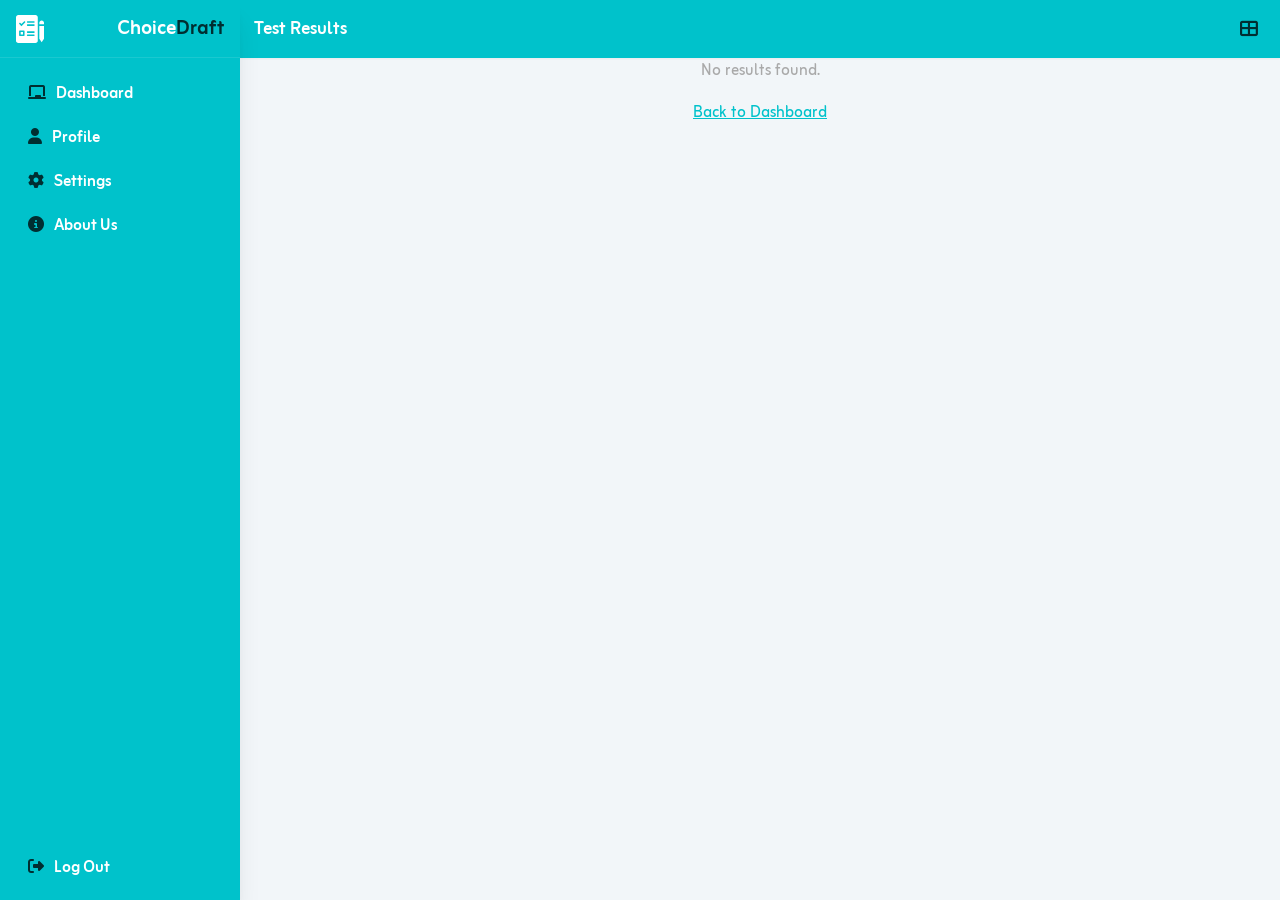
<file: results.html>
<!DOCTYPE html>
<html lang="en">

<head>
  <meta charset="UTF-8">
  <meta name="viewport" content="width=device-width, initial-scale=1.0">
  <title>Test Results - ChoiceDraft</title>
  <link rel="stylesheet" href="styles.css">
  <link rel="preconnect" href="https://fonts.googleapis.com">
  <link rel="preconnect" href="https://fonts.gstatic.com" crossorigin>
  <link href="https://fonts.googleapis.com/css2?family=Zain:wght@200;300;400;700;800;900&display=swap" rel="stylesheet">
  <link rel="stylesheet" href="https://cdnjs.cloudflare.com/ajax/libs/font-awesome/6.5.1/css/all.min.css">
</head>

<body class="bg-app">

  <div class="home-layout">
    <!-- Sidebar Overlay -->
    <div class="sidebar-overlay" id="sidebarOverlay"></div>

    <!-- Sidebar -->
    <aside class="sidebar" id="sidebar">
      <div class="sidebar-header flex items-center gap-3">
        <div class="sidebar-logo-icon">
          <svg class="w-full h-full" fill="none" viewBox="0 0 150 150">
            <path clip-rule="evenodd"
              d="M137.5 29.1667C134.185 29.1667 131.005 30.4836 128.661 32.8278C126.317 35.172 125 38.3515 125 41.6667V50H150V41.6667C150 38.3515 148.683 35.172 146.339 32.8278C143.995 30.4836 140.815 29.1667 137.5 29.1667ZM150 58.3333H125V127.083L137.5 145.833L150 127.083V58.3333ZM0 12.5V137.5C0 140.815 1.31696 143.995 3.66117 146.339C6.00537 148.683 9.18479 150 12.5 150H104.167C107.482 150 110.661 148.683 113.005 146.339C115.35 143.995 116.667 140.815 116.667 137.5V12.5C116.667 9.18479 115.35 6.00537 113.005 3.66117C110.661 1.31696 107.482 0 104.167 0H12.5C9.18479 0 6.00537 1.31696 3.66117 3.66117C1.31696 6.00537 0 9.18479 0 12.5ZM58.3333 37.5C58.3333 36.3949 58.7723 35.3351 59.5537 34.5537C60.3351 33.7723 61.3949 33.3333 62.5 33.3333H95.8333C96.9384 33.3333 97.9982 33.7723 98.7796 34.5537C99.561 35.3351 100 36.3949 100 37.5C100 38.6051 99.561 39.6649 98.7796 40.4463C97.9982 41.2277 96.9384 41.6667 95.8333 41.6667H62.5C61.3949 41.6667 60.3351 41.2277 59.5537 40.4463C58.7723 39.6649 58.3333 38.6051 58.3333 37.5ZM62.5 50C61.3949 50 60.3351 50.439 59.5537 51.2204C58.7723 52.0018 58.3333 53.0616 58.3333 54.1667C58.3333 55.2717 58.7723 56.3315 59.5537 57.1129C60.3351 57.8943 61.3949 58.3333 62.5 58.3333H95.8333C96.9384 58.3333 97.9982 57.8943 98.7796 57.1129C99.561 56.3315 100 55.2717 100 54.1667C100 53.0616 99.561 52.0018 98.7796 51.2204C97.9982 50.439 96.9384 50 95.8333 50H62.5ZM58.3333 91.6667C58.3333 90.5616 58.7723 89.5018 59.5537 88.7204C60.3351 87.939 61.3949 87.5 62.5 87.5H95.8333C96.9384 87.5 97.9982 87.939 98.7796 88.7204C99.561 89.5018 100 90.5616 100 91.6667C100 92.7717 99.561 93.8315 98.7796 94.6129C97.9982 95.3943 96.9384 95.8333 95.8333 95.8333H62.5C61.3949 95.8333 60.3351 95.3943 59.5537 94.6129C58.7723 93.8315 58.3333 92.7717 58.3333 91.6667ZM62.5 104.167C61.3949 104.167 60.3351 104.606 59.5537 105.387C58.7723 106.168 58.3333 107.228 58.3333 108.333C58.3333 109.438 58.7723 110.498 59.5537 111.28C60.3351 112.061 61.3949 112.5 62.5 112.5H95.8333C96.9384 112.5 97.9982 112.061 98.7796 111.28C99.561 110.498 100 109.438 100 108.333C100 107.228 99.561 110.498 98.7796 105.387C97.9982 104.606 96.9384 104.167 95.8333 104.167H62.5ZM25 91.6667V104.167H37.5V91.6667H25ZM20.8333 83.3333H41.6667C42.7717 83.3333 43.8315 83.7723 44.6129 84.5537C45.3943 85.3351 45.8333 86.3949 45.8333 87.5V108.333C45.8333 109.438 45.3943 110.498 44.6129 111.28C43.8315 112.061 42.7717 112.5 41.6667 112.5H20.8333C19.7283 112.5 18.6685 112.061 17.8871 111.28C17.1057 110.498 16.6667 109.438 16.6667 108.333V87.5C16.6667 86.3949 17.1057 85.3351 17.8871 84.5537C18.6685 83.7723 19.7283 83.3333 20.8333 83.3333ZM48.7792 40.4458C49.5382 39.66 49.9581 38.6075 49.9486 37.515C49.9391 36.4225 49.5009 35.3775 48.7284 34.6049C47.9559 33.8324 46.9108 33.3942 45.8183 33.3847C44.7258 33.3752 43.6733 33.7952 42.8875 34.5542L29.1667 48.275L23.7792 42.8875C22.9933 42.1285 21.9408 41.7085 20.8483 41.718C19.7558 41.7275 18.7108 42.1657 17.9383 42.9383C17.1657 43.7108 16.7275 44.7558 16.718 45.8483C16.7085 46.9408 17.1285 47.9933 17.8875 48.7792L29.1667 60.0583L48.7792 40.4458Z"
              fill="white" fill-rule="evenodd" />
          </svg>
        </div>
        <span class="auth-header-title sidebar-logo-text">Choice<span class="text-secondary">Draft</span></span>
        <button class="close-menu sidebar-close-btn" id="closeMenuBtn" title="Close Menu" aria-label="Close Menu">
          <i class="fa-solid fa-times"></i>
        </button>
      </div>

      <!-- User Info Block -->
      <div id="sidebarUserBlock" class="sidebar-user-block hidden">
        <div class="user-avatar" id="userAvatar">?</div>
        <div class="user-details">
          <p class="user-name" id="userName">User Name</p>
          <p class="user-email" id="userEmail">user@example.com</p>
        </div>
      </div>

      <nav class="sidebar-nav">
        <a href="home.html" class="nav-item">
          <div class="nav-icon"><i class="fa-solid fa-chalkboard"></i></div>
          <span class="nav-label">Dashboard</span>
        </a>
        <a href="profile.html" class="nav-item">
          <div class="nav-icon"><i class="fa-solid fa-user"></i></div>
          <span class="nav-label">Profile</span>
        </a>
        <a href="settings.html" class="nav-item">
          <div class="nav-icon"><i class="fa-solid fa-gear"></i></div>
          <span class="nav-label">Settings</span>
        </a>
        <a href="about.html" class="nav-item">
          <div class="nav-icon"><i class="fa-solid fa-circle-info"></i></div>
          <span class="nav-label">About Us</span>
        </a>
        <div class="flex-1"></div>
        <button id="logoutBtn" class="nav-item">
          <div class="nav-icon"><i class="fa-solid fa-right-from-bracket"></i></div>
          <span class="nav-label">Log Out</span>
        </button>
      </nav>
    </aside>

    <!-- Main Content Area -->
    <main class="home-main">
      <!-- Header -->
      <header class="topbar">
        <div class="flex items-center gap-2">
          <button id="menuToggleBtn" class="topbar-icon-btn" title="Toggle Menu" aria-label="Toggle Menu">
            <i class="fa-solid fa-bars topbar-menu-icon"></i>
          </button>
          <span class="topbar-title">Test Results</span>
        </div>
        <div class="flex items-center gap-1">
          <a href="home.html" class="topbar-icon-btn flex items-center justify-center">
            <i class="fa-solid fa-table-cells-large topbar-home-icon"></i>
          </a>
        </div>
      </header>

      <!-- Scrollable Content -->
      <div class="main-scroll-area fade-in">
        <div id="resultsContent" class="hidden">
          <!-- Score Card -->
          <div class="result-card-main">
            <h2 id="resultTestTitle" class="font-zain font-800 text-24 mb-6">Test Title</h2>
            <div class="result-score-circle">
              <span id="resultScoreValue" class="result-score-val">0%</span>
              <span class="result-score-label">Final Score</span>
            </div>
            <p id="resultPoints" class="font-zain font-700 text-18 opacity-80 mt-2">0 / 0 Points</p>
            <div id="resultStatusBadge" class="result-status-badge">PASSED</div>
          </div>

          <!-- Actions -->
          <div class="px-6 flex gap-3 mb-8">
            <button id="reTakeBtn" class="btn-outline flex-1 rounded-full py-3">
              <i class="fa-solid fa-rotate-left mr-2"></i> Retake
            </button>
            <button id="goHomeBtn" class="btn-primary flex-1 rounded-full py-3">
              <i class="fa-solid fa-house mr-2"></i> Dashboard
            </button>
          </div>

          <!-- Review Section -->
          <div class="px-6 pb-12">
            <h3 class="action-section-title mb-4">Question Review</h3>
            <div id="reviewList" class="flex flex-col gap-4">
              <!-- Review items rendered by JS -->
            </div>
          </div>
        </div>

        <div id="noResultState" class="p-12 text-center hidden">
          <p class="text-a9a9a9">No results found.</p>
          <a href="home.html" class="text-cyan underline mt-4 block">Back to Dashboard</a>
        </div>
      </div>
    </main>
  </div>

  <script type="module">
    import { dataService, navigateTo } from './app.js';

    // Sidebar & Navigation
    const sidebar = document.getElementById('sidebar');
    const sidebarOverlay = document.getElementById('sidebarOverlay');
    const menuToggleBtn = document.getElementById('menuToggleBtn');
    const closeMenuBtn = document.getElementById('closeMenuBtn');
    const logoutBtn = document.getElementById('logoutBtn');
    const sidebarUserBlock = document.getElementById('sidebarUserBlock');

    function toggleSidebar(open) {
      if (open) {
        sidebar.classList.add('open');
        sidebarOverlay.classList.add('open');
      } else {
        sidebar.classList.remove('open');
        sidebarOverlay.classList.remove('open');
      }
    }

    menuToggleBtn.addEventListener('click', () => toggleSidebar(true));
    closeMenuBtn.addEventListener('click', () => toggleSidebar(false));
    sidebarOverlay.addEventListener('click', () => toggleSidebar(false));
    logoutBtn.addEventListener('click', async () => {
      await dataService.logout();
      navigateTo('signin.html');
    });

    // Results Display
    const resultsContent = document.getElementById('resultsContent');
    const noResultState = document.getElementById('noResultState');
    const resultTestTitle = document.getElementById('resultTestTitle');
    const resultScoreValue = document.getElementById('resultScoreValue');
    const resultPoints = document.getElementById('resultPoints');
    const resultStatusBadge = document.getElementById('resultStatusBadge');
    const reviewList = document.getElementById('reviewList');
    const reTakeBtn = document.getElementById('reTakeBtn');
    const goHomeBtn = document.getElementById('goHomeBtn');

    async function init() {
      const user = await dataService.getCurrentUser();
      if (user) {
        sidebarUserBlock.classList.remove('hidden');
        document.getElementById('userName').textContent = user.name;
        document.getElementById('userEmail').textContent = user.email;
        document.getElementById('userAvatar').textContent = user.name.charAt(0).toUpperCase();
      }

      const resultData = JSON.parse(sessionStorage.getItem('choicedraft_last_result'));
      if (!resultData) {
        noResultState.classList.remove('hidden');
        return;
      }

      resultsContent.classList.remove('hidden');
      renderResults(resultData);
    }

    async function renderResults(data) {
      const test = await dataService.getTestById(data.testId);

      resultTestTitle.textContent = data.testTitle;
      resultScoreValue.textContent = `${data.percentage}%`;
      resultPoints.textContent = `${data.score} / ${data.totalPoints} Points`;

      const isPassed = data.percentage >= 60; // Default pass mark 60%
      resultStatusBadge.textContent = isPassed ? 'PASSED' : 'FAILED';
      resultStatusBadge.className = `result-status-badge ${isPassed ? 'badge-res-passed' : 'badge-res-failed'}`;

      if (test && test.questions) {
        reviewList.innerHTML = test.questions.map((q, idx) => {
          const attempt = data.review.find(r => r.questionId === q.id);
          const isCorrect = attempt ? attempt.isCorrect : false;

          return `
            <div class="review-item">
              <div class="flex items-center gap-2 mb-2">
                <span class="pool-q-index">${idx + 1}</span>
                <i class="fa-solid ${isCorrect ? 'fa-check text-primary' : 'fa-xmark text-red-500'}"></i>
                <span class="font-bold font-zain ${isCorrect ? 'text-primary' : 'text-red-500'}">
                  ${isCorrect ? 'Correct' : 'Incorrect'}
                </span>
              </div>
              <p class="review-q-text">${q.text}</p>
              <div class="flex flex-col gap-1">
                ${q.choices.map(c => {
            const isUserSelection = attempt?.userChoiceId === c.id;
            const isCorrectChoice = c.id === q.correctChoiceId;

            let statusClass = '';
            let icon = '';

            if (isCorrectChoice) {
              statusClass = 'correct';
              icon = '<i class="fa-solid fa-circle-check ml-auto"></i>';
            } else if (isUserSelection && !isCorrectChoice) {
              statusClass = 'wrong';
              icon = '<i class="fa-solid fa-circle-xmark ml-auto"></i>';
            }

            return `
                    <div class="review-choice ${isUserSelection ? 'user-selected' : ''} ${statusClass}">
                      <span class="${isUserSelection ? 'border-b-2 border-current' : ''}">${c.text}</span>
                      ${icon}
                    </div>
                  `;
          }).join('')}
              </div>
            </div>
          `;
        }).join('');
      }

      reTakeBtn.addEventListener('click', () => {
        navigateTo(`take-test.html?id=${data.testId}`);
      });

      goHomeBtn.addEventListener('click', () => {
        navigateTo('home.html');
      });
    }

    init();
  </script>
</body>

</html>
</file>
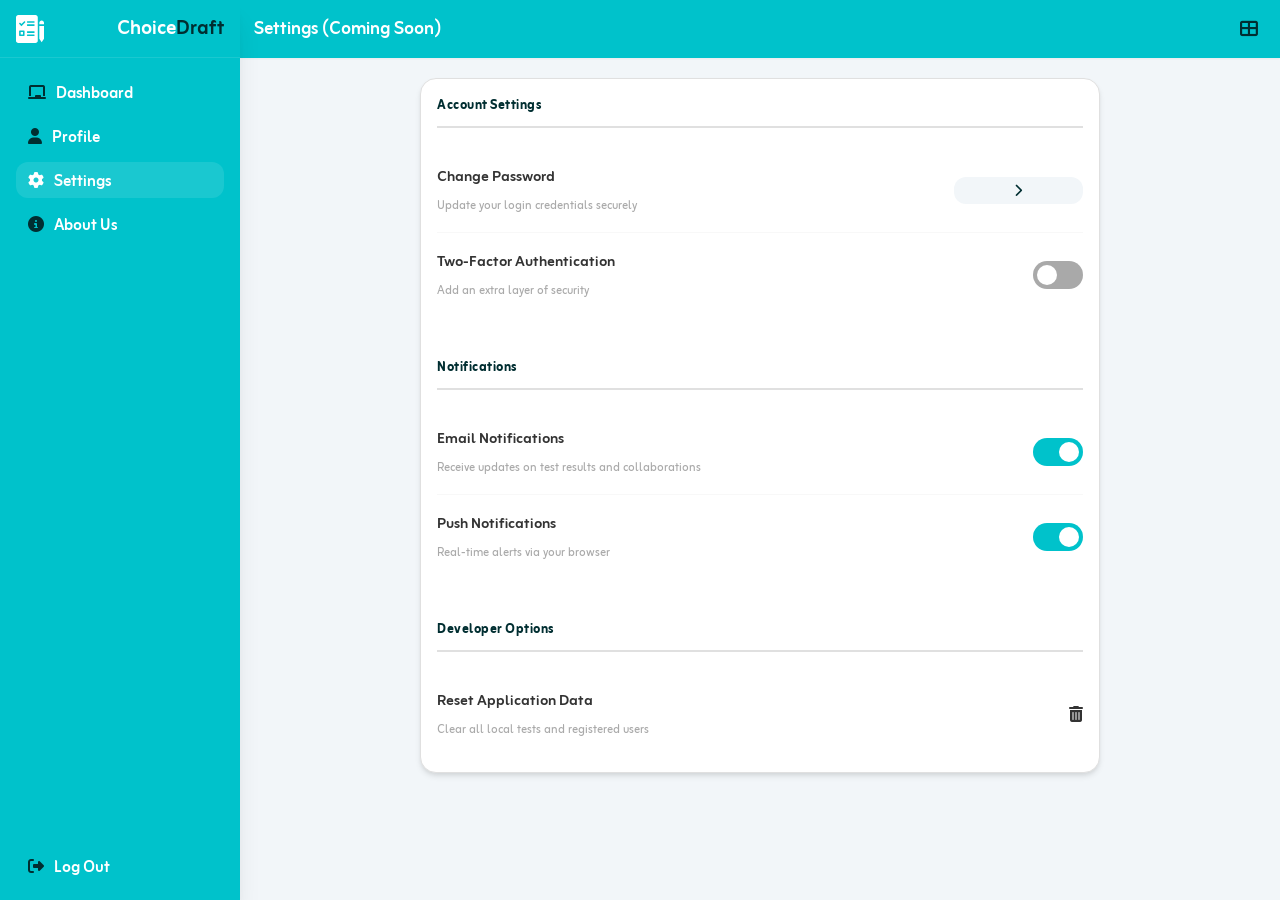
<file: settings.html>
<!DOCTYPE html>
<html lang="en">

<head>
  <meta charset="UTF-8">
  <meta name="viewport" content="width=device-width, initial-scale=1.0">
  <title>ChoiceDraft - Settings</title>
  <link rel="stylesheet" href="styles.css">
  <link rel="stylesheet" href="https://cdnjs.cloudflare.com/ajax/libs/font-awesome/6.5.1/css/all.min.css">
</head>

<body class="bg-app">
  <div class="home-layout">
    <!-- Sidebar Overlay -->
    <div class="sidebar-overlay" id="sidebarOverlay"></div>

    <!-- Sidebar -->
    <aside class="sidebar" id="sidebar">
      <div class="sidebar-header flex items-center gap-3">
        <div class="sidebar-logo-icon">
          <svg class="w-full h-full" fill="none" viewBox="0 0 150 150">
            <path clip-rule="evenodd"
              d="M137.5 29.1667C134.185 29.1667 131.005 30.4836 128.661 32.8278C126.317 35.172 125 38.3515 125 41.6667V50H150V41.6667C150 38.3515 148.683 35.172 146.339 32.8278C143.995 30.4836 140.815 29.1667 137.5 29.1667ZM150 58.3333H125V127.083L137.5 145.833L150 127.083V58.3333ZM0 12.5V137.5C0 140.815 1.31696 143.995 3.66117 146.339C6.00537 148.683 9.18479 150 12.5 150H104.167C107.482 150 110.661 148.683 113.005 146.339C115.35 143.995 116.667 140.815 116.667 137.5V12.5C116.667 9.18479 115.35 6.00537 113.005 3.66117C110.661 1.31696 107.482 0 104.167 0H12.5C9.18479 0 6.00537 1.31696 3.66117 3.66117C1.31696 6.00537 0 9.18479 0 12.5ZM58.3333 37.5C58.3333 36.3949 58.7723 35.3351 59.5537 34.5537C60.3351 33.7723 61.3949 33.3333 62.5 33.3333H95.8333C96.9384 33.3333 97.9982 33.7723 98.7796 34.5537C99.561 35.3351 100 36.3949 100 37.5C100 38.6051 99.561 39.6649 98.7796 40.4463C97.9982 41.2277 96.9384 41.6667 95.8333 41.6667H62.5C61.3949 41.6667 60.3351 41.2277 59.5537 40.4463C58.7723 39.6649 58.3333 38.6051 58.3333 37.5ZM62.5 50C61.3949 50 60.3351 50.439 59.5537 51.2204C58.7723 52.0018 58.3333 53.0616 58.3333 54.1667C58.3333 55.2717 58.7723 56.3315 59.5537 57.1129C60.3351 57.8943 61.3949 58.3333 62.5 58.3333H95.8333C96.9384 58.3333 97.9982 57.8943 98.7796 57.1129C99.561 56.3315 100 55.2717 100 54.1667C100 53.0616 99.561 52.0018 98.7796 51.2204C97.9982 50.439 96.9384 50 95.8333 50H62.5ZM58.3333 91.6667C58.3333 90.5616 58.7723 89.5018 59.5537 88.7204C60.3351 87.939 61.3949 87.5 62.5 87.5H95.8333C96.9384 87.5 97.9982 87.939 98.7796 88.7204C99.561 89.5018 100 90.5616 100 91.6667C100 92.7717 99.561 93.8315 98.7796 94.6129C97.9982 95.3943 96.9384 95.8333 95.8333 95.8333H62.5C61.3949 95.8333 60.3351 95.3943 59.5537 94.6129C58.7723 93.8315 58.3333 92.7717 58.3333 91.6667ZM62.5 104.167C61.3949 104.167 60.3351 104.606 59.5537 105.387C58.7723 106.168 58.3333 107.228 58.3333 108.333C58.3333 109.438 58.7723 110.498 59.5537 111.28C60.3351 112.061 61.3949 112.5 62.5 112.5H95.8333C96.9384 112.5 97.9982 112.061 98.7796 111.28C99.561 110.498 100 109.438 100 108.333C100 107.228 99.561 110.498 98.7796 105.387C97.9982 104.606 96.9384 104.167 95.8333 104.167H62.5ZM25 91.6667V104.167H37.5V91.6667H25ZM20.8333 83.3333H41.6667C42.7717 83.3333 43.8315 83.7723 44.6129 84.5537C45.3943 85.3351 45.8333 86.3949 45.8333 87.5V108.333C45.8333 109.438 45.3943 110.498 44.6129 111.28C43.8315 112.061 42.7717 112.5 41.6667 112.5H20.8333C19.7283 112.5 18.6685 112.061 17.8871 111.28C17.1057 110.498 16.6667 109.438 16.6667 108.333V87.5C16.6667 86.3949 17.1057 85.3351 17.8871 84.5537C18.6685 83.7723 19.7283 83.3333 20.8333 83.3333ZM48.7792 40.4458C49.5382 39.66 49.9581 38.6075 49.9486 37.515C49.9391 36.4225 49.5009 35.3775 48.7284 34.6049C47.9559 33.8324 46.9108 33.3942 45.8183 33.3847C44.7258 33.3752 43.6733 33.7952 42.8875 34.5542L29.1667 48.275L23.7792 42.8875C22.9933 42.1285 21.9408 41.7085 20.8483 41.718C19.7558 41.7275 18.7108 42.1657 17.9383 42.9383C17.1657 43.7108 16.7275 44.7558 16.718 45.8483C16.7085 46.9408 17.1285 47.9933 17.8875 48.7792L29.1667 60.0583L48.7792 40.4458Z"
              fill="white" fill-rule="evenodd" />
          </svg>
        </div>
        <span class="auth-header-title sidebar-logo-text">Choice<span class="text-secondary">Draft</span></span>
        <button class="close-menu sidebar-close-btn" id="closeMenuBtn" title="Close Menu" aria-label="Close Menu">
          <i class="fa-solid fa-times"></i>
        </button>
      </div>

      <!-- User Info Block -->
      <div id="sidebarUserBlock" class="sidebar-user-block hidden">
        <div class="user-avatar" id="userAvatar">?</div>
        <div class="user-details">
          <p class="user-name" id="userName">User Name</p>
          <p class="user-email" id="userEmail">user@example.com</p>
        </div>
      </div>

      <nav class="sidebar-nav">
        <a href="home.html" class="nav-item">
          <div class="nav-icon"><i class="fa-solid fa-chalkboard"></i></div>
          <span class="nav-label">Dashboard</span>
        </a>
        <a href="profile.html" class="nav-item">
          <div class="nav-icon"><i class="fa-solid fa-user"></i></div>
          <span class="nav-label">Profile</span>
        </a>
        <a href="settings.html" class="nav-item active">
          <div class="nav-icon"><i class="fa-solid fa-gear"></i></div>
          <span class="nav-label">Settings</span>
        </a>
        <a href="about.html" class="nav-item">
          <div class="nav-icon"><i class="fa-solid fa-circle-info"></i></div>
          <span class="nav-label">About Us</span>
        </a>
        <div class="flex-1"></div>
        <button id="logoutBtn" class="nav-item">
          <div class="nav-icon"><i class="fa-solid fa-right-from-bracket"></i></div>
          <span class="nav-label">Log Out</span>
        </button>
      </nav>
    </aside>

    <!-- Main Content Area -->
    <main class="home-main">
      <!-- Header -->
      <header class="topbar">
        <div class="flex items-center gap-2">
          <button id="menuToggleBtn" class="topbar-icon-btn" title="Toggle Menu" aria-label="Toggle Menu">
            <i class="fa-solid fa-bars"></i>
          </button>
          <span class="topbar-title">Settings (Coming Soon)</span>
        </div>
        <div class="flex items-center gap-1">
          <a href="home.html" class="topbar-icon-btn flex items-center justify-center" title="Go to Dashboard"
            aria-label="Go to Dashboard">
            <i class="fa-solid fa-table-cells-large topbar-home-icon"></i>
          </a>
        </div>
      </header>

      <!-- Scrollable Content -->
      <div class="main-scroll-area fade-in">
        <div class="home-content">
          <div class="test-card settings-card">

            <!-- Account Settings -->
            <div class="settings-section">
              <h3 class="settings-section-title">Account Settings</h3>

              <div class="setting-item">
                <div>
                  <span class="setting-text">Change Password</span>
                  <span class="setting-subtext">Update your login credentials securely</span>
                </div>
                <button class="btn-secondary settings-chevron-btn" title="View Setting" aria-label="View Setting"><i
                    class="fa-solid fa-chevron-right"></i></button>
              </div>

              <div class="setting-item">
                <div>
                  <span class="setting-text">Two-Factor Authentication</span>
                  <span class="setting-subtext">Add an extra layer of security</span>
                </div>
                <label class="toggle-switch">
                  <input type="checkbox" title="Toggle Setting" aria-label="Toggle Setting">
                  <span class="toggle-slider"></span>
                </label>
              </div>
            </div>

            <!-- Notification Preferences -->
            <div class="settings-section">
              <h3 class="settings-section-title">Notifications</h3>

              <div class="setting-item">
                <div>
                  <span class="setting-text">Email Notifications</span>
                  <span class="setting-subtext">Receive updates on test results and collaborations</span>
                </div>
                <label class="toggle-switch">
                  <input type="checkbox" checked title="Toggle Setting" aria-label="Toggle Setting">
                  <span class="toggle-slider"></span>
                </label>
              </div>

              <div class="setting-item">
                <div>
                  <span class="setting-text">Push Notifications</span>
                  <span class="setting-subtext">Real-time alerts via your browser</span>
                </div>
                <label class="toggle-switch">
                  <input type="checkbox" checked title="Toggle Setting" aria-label="Toggle Setting">
                  <span class="toggle-slider"></span>
                </label>
              </div>
            </div>

            <!-- App Settings -->
            <div class="settings-section last-section">
              <h3 class="settings-section-title">Developer Options</h3>
              <div class="setting-item" id="devResetBtn" style="cursor:pointer;">
                <div>
                  <span class="setting-text text-red-500">Reset Application Data</span>
                  <span class="setting-subtext">Clear all local tests and registered users</span>
                </div>
                <i class="fa-solid fa-trash-can text-red-400"></i>
              </div>
            </div>

          </div>
        </div>
      </div>
    </main>
  </div>

  <script type="module">
    import { navigateTo } from './app.js';

    const sidebar = document.getElementById('sidebar');
    const sidebarOverlay = document.getElementById('sidebarOverlay');
    const menuToggleBtn = document.getElementById('menuToggleBtn');
    const closeMenuBtn = document.getElementById('closeMenuBtn');
    const logoutBtn = document.getElementById('logoutBtn');
    const sidebarUserBlock = document.getElementById('sidebarUserBlock');
    const userNameEl = document.getElementById('userName');
    const userEmailEl = document.getElementById('userEmail');
    const userAvatarEl = document.getElementById('userAvatar');

    function toggleSidebar(open) {
      if (open) {
        sidebar.classList.add('open');
        sidebarOverlay.classList.add('open');
      } else {
        sidebar.classList.remove('open');
        sidebarOverlay.classList.remove('open');
      }
    }

    menuToggleBtn.addEventListener('click', () => toggleSidebar(true));
    closeMenuBtn.addEventListener('click', () => toggleSidebar(false));
    sidebarOverlay.addEventListener('click', () => toggleSidebar(false));

    logoutBtn.addEventListener('click', async () => {
      await dataService.logout();
      navigateTo('signin.html');
    });

    import { dataService } from './app.js';

    async function init() {
      const user = await dataService.getCurrentUser();
      if (user) {
        sidebarUserBlock.classList.remove('hidden');
        userNameEl.textContent = user.name;
        userEmailEl.textContent = user.email;
        userAvatarEl.textContent = user.name.charAt(0).toUpperCase();
      }
    }

    document.getElementById('devResetBtn').addEventListener('click', () => {
      if (confirm("This will delete all your local tests and session data. Are you sure?")) {
        localStorage.clear();
        sessionStorage.clear();
        window.location.href = 'index.html';
      }
    });

    init();
  </script>
</body>

</html>
</file>
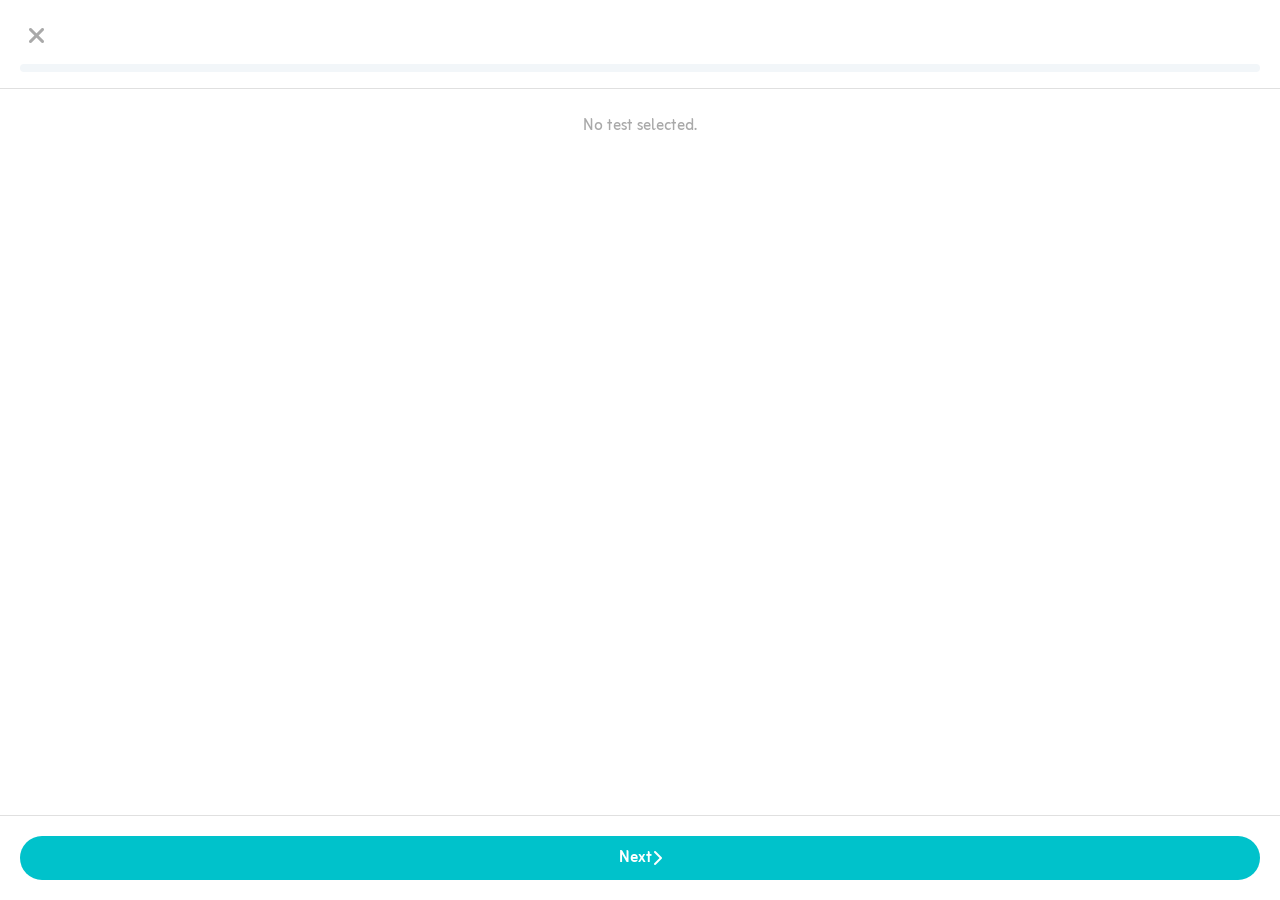
<file: take-test.html>
<!DOCTYPE html>
<html lang="en">
<head>
  <meta charset="UTF-8">
  <meta name="viewport" content="width=device-width, initial-scale=1.0">
  <title>Taking Test - ChoiceDraft</title>
  <link rel="stylesheet" href="styles.css">
  <link rel="preconnect" href="https://fonts.googleapis.com">
  <link rel="preconnect" href="https://fonts.gstatic.com" crossorigin>
  <link href="https://fonts.googleapis.com/css2?family=Zain:wght@200;300;400;700;800;900&display=swap" rel="stylesheet">
  <link rel="stylesheet" href="https://cdnjs.cloudflare.com/ajax/libs/font-awesome/6.5.1/css/all.min.css">
</head>
<body class="take-test-layout scroll-smooth">

  <!-- Header / Progress Area -->
  <header class="test-progress-container sticky top-0 z-50">
    <div class="flex items-center justify-between mb-2">
      <div class="flex items-center gap-2">
        <button id="quitBtn" class="topbar-icon-btn text-a9a9a9" title="Quit Test">
          <i class="fa-solid fa-xmark"></i>
        </button>
        <h1 id="pageTitle" class="topbar-title">Loading...</h1>
      </div>
      <div id="timerDisplay" class="test-timer hidden">
        <i class="fa-solid fa-clock"></i>
        <span id="timerText">00:00</span>
      </div>
    </div>
    <div class="test-progress-bar">
      <div id="progressFill" class="test-progress-fill"></div>
    </div>
  </header>

  <!-- Question Area -->
  <main id="questionArea" class="test-question-area fade-in">
    <!-- State Container -->
    <div id="stateContainer" class="p-8 text-center">
      <p class="text-a9a9a9">Preparing your test...</p>
    </div>

    <!-- Question Content (Rendered by JS) -->
    <div id="questionContent" class="hidden">
      <div class="test-question-header">
        <span id="questionIndex" class="pool-q-index">1</span>
        <span id="questionPoints" class="pool-q-points">10 pts</span>
      </div>
      
      <h2 id="questionText" class="pool-q-text mb-8">
        Question text goes here?
      </h2>

      <div id="choicesContainer" class="flex flex-col gap-3">
        <!-- Choices rendered by JS -->
      </div>
    </div>
  </main>

  <!-- Footer Navigation -->
  <footer class="test-footer sticky bottom-0 z-50">
    <button id="prevBtn" class="btn-secondary flex-1 rounded-full hidden">
      <i class="fa-solid fa-chevron-left mr-2"></i> Previous
    </button>
    <button id="nextBtn" class="btn-primary flex-1 rounded-full">
      Next <i class="fa-solid fa-chevron-right ml-2"></i>
    </button>
  </footer>

  <!-- Quit Confirmation Modal -->
  <div id="quitModal" class="modal-overlay hidden">
    <div class="modal-content">
      <h2 class="modal-title">Quit Test?</h2>
      <p class="modal-text">Your progress will not be saved. Are you sure you want to stop now?</p>
      <div class="flex gap-3 mt-8">
        <button id="cancelQuitBtn" class="btn-outline flex-1">Resume</button>
        <button id="confirmQuitBtn" class="btn-danger flex-1">Quit</button>
      </div>
    </div>
  </div>

  <script type="module">
    import { dataService, navigateTo } from './app.js';

    const params = new URLSearchParams(window.location.search);
    const testId = params.get('id');

    // DOM Elements
    const pageTitle = document.getElementById('pageTitle');
    const timerDisplay = document.getElementById('timerDisplay');
    const timerText = document.getElementById('timerText');
    const progressFill = document.getElementById('progressFill');
    const stateContainer = document.getElementById('stateContainer');
    const questionContent = document.getElementById('questionContent');
    const questionIndexEl = document.getElementById('questionIndex');
    const questionPointsEl = document.getElementById('questionPoints');
    const questionTextEl = document.getElementById('questionText');
    const choicesContainer = document.getElementById('choicesContainer');
    const prevBtn = document.getElementById('prevBtn');
    const nextBtn = document.getElementById('nextBtn');
    const quitBtn = document.getElementById('quitBtn');
    const quitModal = document.getElementById('quitModal');
    const cancelQuitBtn = document.getElementById('cancelQuitBtn');
    const confirmQuitBtn = document.getElementById('confirmQuitBtn');

    // State
    let test = null;
    let questions = [];
    let currentIdx = 0;
    let answers = {}; // QID -> ChoiceID
    let timeRemaining = 0;
    let timerInterval = null;

    async function init() {
      if (!testId) {
        stateContainer.innerHTML = '<p class="text-a9a9a9">No test selected.</p>';
        return;
      }

      test = await dataService.getTestById(testId);
      if (!test || !test.questions || test.questions.length === 0) {
        stateContainer.innerHTML = '<p class="text-a9a9a9">This test has no questions.</p>';
        return;
      }

      pageTitle.textContent = test.title;
      questions = [...test.questions];

      // Handle Shuffling if set
      if (test.settings?.shuffleQuestions) {
        questions.sort(() => Math.random() - 0.5);
      }

      // Handle Shuffling Choices per question
      if (test.settings?.shuffleChoices) {
        questions.forEach(q => {
          if (q.choices) q.choices.sort(() => Math.random() - 0.5);
        });
      }

      // Timer Setup
      if (test.settings?.timeLimit) {
        timeRemaining = test.settings.timeLimit * 60;
        timerDisplay.classList.remove('hidden');
        startTimer();
      }

      stateContainer.classList.add('hidden');
      questionContent.classList.remove('hidden');
      renderQuestion();
    }

    function startTimer() {
      updateTimerUI();
      timerInterval = setInterval(() => {
        timeRemaining--;
        updateTimerUI();
        if (timeRemaining <= 0) {
          clearInterval(timerInterval);
          finishTest();
        }
      }, 1000);
    }

    function updateTimerUI() {
      const minutes = Math.floor(timeRemaining / 60);
      const seconds = timeRemaining % 60;
      timerText.textContent = `${minutes.toString().padStart(2, '0')}:${seconds.toString().padStart(2, '0')}`;
      if (timeRemaining < 60) {
        timerDisplay.classList.add('urgent');
      }
    }

    function renderQuestion() {
      const q = questions[currentIdx];
      questionIndexEl.textContent = currentIdx + 1;
      questionPointsEl.textContent = `${q.points || 10} pts`;
      questionTextEl.textContent = q.text;
      
      // Formatting
      questionTextEl.className = 'pool-q-text mb-8';
      if (q.bold) questionTextEl.classList.add('font-bold');
      if (q.italic) questionTextEl.classList.add('italic');
      if (q.underline) questionTextEl.classList.add('underline');

      choicesContainer.innerHTML = q.choices.map((c, idx) => {
        const letter = String.fromCharCode(65 + idx);
        const isSelected = answers[q.id] === c.id;
        return `
          <button class="choice-selection-btn ${isSelected ? 'selected' : ''}" data-id="${c.id}">
            <div class="choice-letter">${letter}</div>
            <div class="flex-1">${c.text}</div>
          </button>
        `;
      }).join('');

      // Add click listeners to choices
      document.querySelectorAll('.choice-selection-btn').forEach(btn => {
        btn.addEventListener('click', () => {
          const choiceId = btn.dataset.id;
          answers[q.id] = choiceId;
          // UI Update
          document.querySelectorAll('.choice-selection-btn').forEach(b => b.classList.remove('selected'));
          btn.classList.add('selected');
        });
      });

      // Update Navigation
      prevBtn.classList.toggle('hidden', currentIdx === 0);
      if (currentIdx === questions.length - 1) {
        nextBtn.innerHTML = 'Finish Test <i class="fa-solid fa-flag-checkered ml-2"></i>';
      } else {
        nextBtn.innerHTML = 'Next <i class="fa-solid fa-chevron-right ml-2"></i>';
      }

      // Progress Bar
      const progress = ((currentIdx + 1) / questions.length) * 100;
      progressFill.style.width = `${progress}%`;
    }

    nextBtn.addEventListener('click', () => {
      if (currentIdx < questions.length - 1) {
        currentIdx++;
        renderQuestion();
        window.scrollTo(0, 0);
      } else {
        finishTest();
      }
    });

    prevBtn.addEventListener('click', () => {
      if (currentIdx > 0) {
        currentIdx--;
        renderQuestion();
        window.scrollTo(0, 0);
      }
    });

    // Quit Modal
    quitBtn.addEventListener('click', () => {
      quitModal.classList.remove('hidden');
    });
    cancelQuitBtn.addEventListener('click', () => {
      quitModal.classList.add('hidden');
    });
    confirmQuitBtn.addEventListener('click', () => {
      navigateTo(`test-details.html?id=${testId}`);
    });

    async function finishTest() {
      if (timerInterval) clearInterval(timerInterval);
      
      // Save attempt to dataService
      const user = await dataService.getCurrentUser();
      
      // Compute Score
      let score = 0;
      let totalPoints = 0;
      const review = questions.map(q => {
        const isCorrect = answers[q.id] === q.correctChoiceId;
        totalPoints += (q.points || 10);
        if (isCorrect) score += (q.points || 10);
        return {
          questionId: q.id,
          userChoiceId: answers[q.id],
          isCorrect
        };
      });

      const percentage = Math.round((score / totalPoints) * 100);

      // Record in session temporary storage for Results page
      sessionStorage.setItem('choicedraft_last_result', JSON.stringify({
        testId: test.id,
        testTitle: test.title,
        score,
        totalPoints,
        percentage,
        review,
        timestamp: new Date().toISOString()
      }));

      // Also record in dataService if logged in
      if (user) {
        const attempt = {
          userId: user.id,
          percentage,
          score,
          totalPoints,
          timestamp: new Date().toISOString()
        };
        // We'll update the test model with this attempt
        const updatedAttempts = [...(test.attempts || []), attempt];
        await dataService.updateTest(test.id, { attempts: updatedAttempts });
      }

      navigateTo(`results.html`);
    }

    init();
  </script>
</body>
</html>
</file>
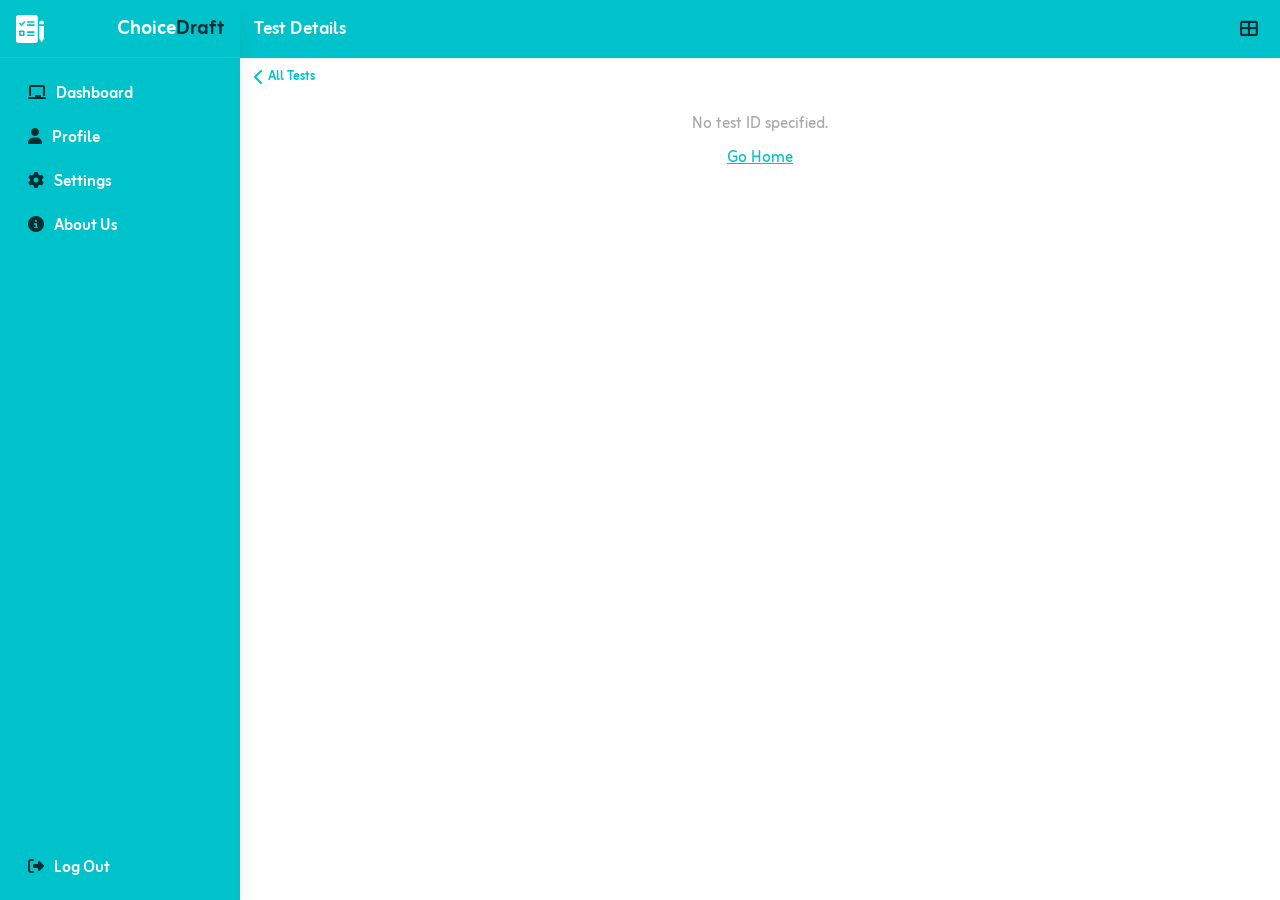
<file: test-details.html>
<!DOCTYPE html>
<html lang="en">

<head>
  <meta charset="UTF-8">
  <meta name="viewport" content="width=device-width, initial-scale=1.0">
  <title>Test Details - ChoiceDraft</title>
  <link rel="stylesheet" href="styles.css">
  <link rel="preconnect" href="https://fonts.googleapis.com">
  <link rel="preconnect" href="https://fonts.gstatic.com" crossorigin>
  <link href="https://fonts.googleapis.com/css2?family=Zain:wght@200;300;400;700;800;900&display=swap" rel="stylesheet">
  <link rel="stylesheet" href="https://cdnjs.cloudflare.com/ajax/libs/font-awesome/6.5.1/css/all.min.css">
</head>

<body>
  <div class="home-layout">
    <!-- Sidebar Overlay -->
    <div class="sidebar-overlay" id="sidebarOverlay"></div>

    <!-- Sidebar -->
    <aside class="sidebar" id="sidebar">
      <div class="sidebar-header flex items-center gap-3">
        <div class="sidebar-logo-icon">
          <svg class="w-full h-full" fill="none" viewBox="0 0 150 150">
            <path clip-rule="evenodd"
              d="M137.5 29.1667C134.185 29.1667 131.005 30.4836 128.661 32.8278C126.317 35.172 125 38.3515 125 41.6667V50H150V41.6667C150 38.3515 148.683 35.172 146.339 32.8278C143.995 30.4836 140.815 29.1667 137.5 29.1667ZM150 58.3333H125V127.083L137.5 145.833L150 127.083V58.3333ZM0 12.5V137.5C0 140.815 1.31696 143.995 3.66117 146.339C6.00537 148.683 9.18479 150 12.5 150H104.167C107.482 150 110.661 148.683 113.005 146.339C115.35 143.995 116.667 140.815 116.667 137.5V12.5C116.667 9.18479 115.35 6.00537 113.005 3.66117C110.661 1.31696 107.482 0 104.167 0H12.5C9.18479 0 6.00537 1.31696 3.66117 3.66117C1.31696 6.00537 0 9.18479 0 12.5ZM58.3333 37.5C58.3333 36.3949 58.7723 35.3351 59.5537 34.5537C60.3351 33.7723 61.3949 33.3333 62.5 33.3333H95.8333C96.9384 33.3333 97.9982 33.7723 98.7796 34.5537C99.561 35.3351 100 36.3949 100 37.5C100 38.6051 99.561 39.6649 98.7796 40.4463C97.9982 41.2277 96.9384 41.6667 95.8333 41.6667H62.5C61.3949 41.6667 60.3351 41.2277 59.5537 40.4463C58.7723 39.6649 58.3333 38.6051 58.3333 37.5ZM62.5 50C61.3949 50 60.3351 50.439 59.5537 51.2204C58.7723 52.0018 58.3333 53.0616 58.3333 54.1667C58.3333 55.2717 58.7723 56.3315 59.5537 57.1129C60.3351 57.8943 61.3949 58.3333 62.5 58.3333H95.8333C96.9384 58.3333 97.9982 57.8943 98.7796 57.1129C99.561 56.3315 100 55.2717 100 54.1667C100 53.0616 99.561 52.0018 98.7796 51.2204C97.9982 50.439 96.9384 50 95.8333 50H62.5ZM58.3333 91.6667C58.3333 90.5616 58.7723 89.5018 59.5537 88.7204C60.3351 87.939 61.3949 87.5 62.5 87.5H95.8333C96.9384 87.5 97.9982 87.939 98.7796 88.7204C99.561 89.5018 100 90.5616 100 91.6667C100 92.7717 99.561 93.8315 98.7796 94.6129C97.9982 95.3943 96.9384 95.8333 95.8333 95.8333H62.5C61.3949 95.8333 60.3351 95.3943 59.5537 94.6129C58.7723 93.8315 58.3333 92.7717 58.3333 91.6667ZM62.5 104.167C61.3949 104.167 60.3351 104.606 59.5537 105.387C58.7723 106.168 58.3333 107.228 58.3333 108.333C58.3333 109.438 58.7723 110.498 59.5537 111.28C60.3351 112.061 61.3949 112.5 62.5 112.5H95.8333C96.9384 112.5 97.9982 112.061 98.7796 111.28C99.561 110.498 100 109.438 100 108.333C100 107.228 99.561 110.498 98.7796 105.387C97.9982 104.606 96.9384 104.167 95.8333 104.167H62.5ZM25 91.6667V104.167H37.5V91.6667H25ZM20.8333 83.3333H41.6667C42.7717 83.3333 43.8315 83.7723 44.6129 84.5537C45.3943 85.3351 45.8333 86.3949 45.8333 87.5V108.333C45.8333 109.438 45.3943 110.498 44.6129 111.28C43.8315 112.061 42.7717 112.5 41.6667 112.5H20.8333C19.7283 112.5 18.6685 112.061 17.8871 111.28C17.1057 110.498 16.6667 109.438 16.6667 108.333V87.5C16.6667 86.3949 17.1057 85.3351 17.8871 84.5537C18.6685 83.7723 19.7283 83.3333 20.8333 83.3333ZM48.7792 40.4458C49.5382 39.66 49.9581 38.6075 49.9486 37.515C49.9391 36.4225 49.5009 35.3775 48.7284 34.6049C47.9559 33.8324 46.9108 33.3942 45.8183 33.3847C44.7258 33.3752 43.6733 33.7952 42.8875 34.5542L29.1667 48.275L23.7792 42.8875C22.9933 42.1285 21.9408 41.7085 20.8483 41.718C19.7558 41.7275 18.7108 42.1657 17.9383 42.9383C17.1657 43.7108 16.7275 44.7558 16.718 45.8483C16.7085 46.9408 17.1285 47.9933 17.8875 48.7792L29.1667 60.0583L48.7792 40.4458Z"
              fill="white" fill-rule="evenodd" />
          </svg>
        </div>
        <span class="auth-header-title sidebar-logo-text">Choice<span class="text-secondary">Draft</span></span>
        <button class="close-menu sidebar-close-btn" id="closeMenuBtn" title="Close Menu" aria-label="Close Menu">
          <i class="fa-solid fa-times"></i>
        </button>
      </div>

      <!-- User Info Block -->
      <div id="sidebarUserBlock" class="sidebar-user-block hidden">
        <div class="user-avatar" id="userAvatar">?</div>
        <div class="user-details">
          <p class="user-name" id="userName">User Name</p>
          <p class="user-email" id="userEmail">user@example.com</p>
        </div>
      </div>

      <nav class="sidebar-nav">
        <a href="home.html" class="nav-item">
          <div class="nav-icon"><i class="fa-solid fa-chalkboard"></i></div>
          <span class="nav-label">Dashboard</span>
        </a>
        <a href="profile.html" class="nav-item">
          <div class="nav-icon"><i class="fa-solid fa-user"></i></div>
          <span class="nav-label">Profile</span>
        </a>
        <a href="settings.html" class="nav-item">
          <div class="nav-icon"><i class="fa-solid fa-gear"></i></div>
          <span class="nav-label">Settings</span>
        </a>
        <a href="about.html" class="nav-item">
          <div class="nav-icon"><i class="fa-solid fa-circle-info"></i></div>
          <span class="nav-label">About Us</span>
        </a>
        <div class="flex-1"></div>
        <button id="logoutBtn" class="nav-item">
          <div class="nav-icon"><i class="fa-solid fa-right-from-bracket"></i></div>
          <span class="nav-label">Log Out</span>
        </button>
      </nav>
    </aside>

    <!-- Main Content Area -->
    <main class="home-main">
      <!-- Header -->
      <header class="topbar">
        <div class="flex items-center gap-2">
          <button id="menuToggleBtn" class="topbar-icon-btn" title="Toggle Menu" aria-label="Toggle Menu">
            <i class="fa-solid fa-bars topbar-menu-icon"></i>
          </button>
          <span class="topbar-title" id="topbarTitle">Test Details</span>
        </div>
        <div class="flex items-center gap-1">
          <a href="home.html" class="topbar-icon-btn flex items-center justify-center" title="Go to Dashboard"
            aria-label="Go to Dashboard">
            <i class="fa-solid fa-table-cells-large topbar-home-icon"></i>
          </a>
        </div>
      </header>

      <!-- Scrollable Content -->
      <div class="main-scroll-area fade-in">
        <!-- Back Link -->
        <a href="home.html" class="back-link">
          <i class="fa-solid fa-chevron-left back-link-icon"></i>
          <span>All Tests</span>
        </a>

        <!-- Loading/Error State -->
        <div id="stateContainer" class="p-4 text-center">
          <p class="text-a9a9a9">Loading test details...</p>
        </div>

        <!-- Test Info Content (rendered by JS) -->
        <div id="testDetailContent" class="hidden">
          <!-- Hero -->
          <div class="detail-hero">
            <h2 class="detail-title" id="testTitle">Test Title</h2>
            <p class="detail-desc" id="testDesc">Test description goes here...</p>
            <div class="detail-chips" id="testChips">
              <!-- Chips injected by JS -->
            </div>
            <div class="detail-badges" id="testBadges">
              <!-- Badges injected by JS -->
            </div>
          </div>

          <!-- Latest Attempt Summary (if any) -->
          <div id="attemptSummary" class="detail-result-card hidden">
            <p class="text-primary-dark font-700 font-zain">My Latest Score</p>
            <div class="flex items-center gap-3 mt-2">
              <div id="scoreCircle" class="detail-result-score-circle">85%</div>
              <div>
                <p class="text-a9a9a9 font-zain score-points-text" id="scorePoints">17 / 20 points</p>
                <p id="scoreStatus" class="font-700 font-zain score-status-text">PASSED</p>
              </div>
            </div>
          </div>

          <!-- Actions Container -->
          <div class="detail-actions-container">
            <!-- Taker Actions -->
            <div id="takerActionsSection">
              <h4 class="action-section-title">Test Taker</h4>
              <div class="detail-action-group" id="takerActionGroup">
                <!-- Actions injected by JS -->
              </div>
            </div>

            <!-- Maker Actions -->
            <div id="makerActionsSection" class="hidden">
              <h4 class="action-section-title">Test Maker</h4>
              <div class="detail-action-group" id="makerActionGroup">
                <!-- Actions injected by JS -->
              </div>
            </div>
          </div>
        </div>
      </div>
    </main>
  </div>

  <script type="module">
    import { navigateTo, dataService } from './app.js';

    // Navigation & Sidebar
    const sidebar = document.getElementById('sidebar');
    const sidebarOverlay = document.getElementById('sidebarOverlay');
    const menuToggleBtn = document.getElementById('menuToggleBtn');
    const closeMenuBtn = document.getElementById('closeMenuBtn');
    const logoutBtn = document.getElementById('logoutBtn');
    const sidebarUserBlock = document.getElementById('sidebarUserBlock');

    function toggleSidebar(open) {
      if (open) {
        sidebar.classList.add('open');
        sidebarOverlay.classList.add('open');
      } else {
        sidebar.classList.remove('open');
        sidebarOverlay.classList.remove('open');
      }
    }

    menuToggleBtn.addEventListener('click', () => toggleSidebar(true));
    closeMenuBtn.addEventListener('click', () => toggleSidebar(false));
    sidebarOverlay.addEventListener('click', () => toggleSidebar(false));
    logoutBtn.addEventListener('click', async () => {
      await dataService.logout();
      navigateTo('signin.html');
    });

    // Data Loading & Rendering
    const params = new URLSearchParams(window.location.search);
    const testId = params.get('id');

    const stateContainer = document.getElementById('stateContainer');
    const testDetailContent = document.getElementById('testDetailContent');
    const topbarTitle = document.getElementById('topbarTitle');
    const testTitle = document.getElementById('testTitle');
    const testDesc = document.getElementById('testDesc');
    const testChips = document.getElementById('testChips');
    const testBadges = document.getElementById('testBadges');
    const attemptSummary = document.getElementById('attemptSummary');
    const makerActionsSection = document.getElementById('makerActionsSection');
    const takerActionGroup = document.getElementById('takerActionGroup');
    const makerActionGroup = document.getElementById('makerActionGroup');

    async function loadTestDetails() {
      if (!testId) {
        stateContainer.innerHTML = '<p class="text-a9a9a9">No test ID specified.</p><a href="home.html" class="text-cyan underline mt-2 block">Go Home</a>';
        return;
      }

      const test = await dataService.getTestById(testId);
      const user = await dataService.getCurrentUser();

      if (!test) {
        stateContainer.innerHTML = '<p class="text-a9a9a9">Test not found.</p><a href="home.html" class="text-cyan underline mt-2 block">Go Home</a>';
        return;
      }

      // Sidebar User Info
      if (user) {
        sidebarUserBlock.classList.remove('hidden');
        document.getElementById('userName').textContent = user.name;
        document.getElementById('userEmail').textContent = user.email;
        document.getElementById('userAvatar').textContent = user.name.charAt(0).toUpperCase();
      }

      renderDetails(test, user);
    }

    function renderDetails(test, currentUser) {
      stateContainer.classList.add('hidden');
      testDetailContent.classList.remove('hidden');

      topbarTitle.textContent = test.title.length > 16 ? test.title.slice(0, 16) + '...' : test.title;
      testTitle.textContent = test.title;
      testDesc.textContent = test.description || '';
      if (!test.description) testDesc.classList.add('hidden');

      // Chips
      const totalPoints = (test.questions || []).reduce((sum, q) => sum + (q.points || 10), 0);
      let chipsHtml = `
        <div class="detail-chip"><i class="fa-solid fa-file-lines"></i> ${test.questions ? test.questions.length : 0} questions</div>
        <div class="detail-chip"><i class="fa-solid fa-check-circle"></i> ${totalPoints} pts</div>
      `;
      if (test.settings && test.settings.timeLimit) {
        chipsHtml += `<div class="detail-chip"><i class="fa-solid fa-clock"></i> ${test.settings.timeLimit} min</div>`;
      }
      testChips.innerHTML = chipsHtml;

      // Badges
      const isOwner = test.ownerId === currentUser?.id;
      const collaborators = test.collaborators || [];
      const isCollaborator = collaborators.some(c => c.userId === currentUser?.id);

      let badgesHtml = '';
      if (isOwner) badgesHtml += `<span class="badge-published" style="background-color: var(--primary); color: white; padding: 2px 10px; border-radius: 50px; font-weight:700; font-size:12px;">Owner</span>`;
      if (isCollaborator) badgesHtml += `<span style="background-color: rgba(0, 194, 203, 0.6); color: white; padding: 2px 10px; border-radius: 50px; font-weight:700; font-size:12px;">Collaborator</span>`;
      testBadges.innerHTML = badgesHtml;

      // Taker Actions
      takerActionGroup.innerHTML = `
        <button class="detail-action-btn bg-f2f6f9" onclick="window.location.href='take-test.html?id=${test.id}'" ${(!test.questions || test.questions.length === 0) ? 'disabled' : ''}>
          <div class="detail-action-icon bg-cyan"><i class="fa-solid fa-play text-white"></i></div>
          <div class="flex-1 text-left">
            <p class="detail-action-label text-primary-dark">Take This Test</p>
            <p class="detail-action-sub text-a9a9a9">${test.questions && test.questions.length > 0 ? 'Start the test now' : 'No questions yet'}</p>
          </div>
          <i class="fa-solid fa-chevron-left detail-action-arrow text-a9a9a9" style="transform: rotate(180deg)"></i>
        </button>
      `;

      // Maker actions logic...
      const canEdit = isOwner || (isCollaborator && collaborators.find(c => c.userId === currentUser?.id)?.role === 'editor');
      if (canEdit) {
        makerActionsSection.classList.remove('hidden');
        makerActionGroup.innerHTML = `
          <button class="detail-action-btn bg-f2f6f9" onclick="window.location.href='question-pool.html?id=${test.id}'">
            <div class="detail-action-icon bg-primary-dark"><i class="fa-solid fa-file-lines text-white"></i></div>
            <div class="flex-1 text-left">
              <p class="detail-action-label text-primary-dark">Question Pool</p>
              <p class="detail-action-sub text-a9a9a9">${test.questions ? test.questions.length : 0} questions</p>
            </div>
            <i class="fa-solid fa-chevron-left detail-action-arrow text-a9a9a9" style="transform: rotate(180deg)"></i>
          </button>
          <button class="detail-action-btn bg-f2f6f9" onclick="window.location.href='test-builder.html?id=${test.id}'">
            <div class="detail-action-icon bg-primary-dark"><i class="fa-solid fa-gear text-white"></i></div>
            <div class="flex-1 text-left">
              <p class="detail-action-label text-primary-dark">Test Builder & Settings</p>
              <p class="detail-action-sub text-a9a9a9">Manage structure & settings</p>
            </div>
            <i class="fa-solid fa-chevron-left detail-action-arrow text-a9a9a9" style="transform: rotate(180deg)"></i>
          </button>
        `;
      }

      // Add actual questions list below actions
      let questionsHtml = '<h4 class="action-section-title mt-6">Question Preview</h4>';
      if (!test.questions || test.questions.length === 0) {
        questionsHtml += '<p class="text-a9a9a9 text-center py-4">No questions added yet.</p>';
      } else {
        questionsHtml += test.questions.map((q, idx) => `
          <div class="pool-question-card">
            <div class="flex items-center gap-2 mb-2">
              <span class="pool-q-index">${idx + 1}</span>
              ${q.poolTag ? `<span class="pool-q-tag">${q.poolTag}</span>` : ''}
              <span class="pool-q-points">${q.points || 10} pts</span>
            </div>
            <p class="pool-q-text ${q.bold ? 'font-bold' : ''} ${q.italic ? 'italic' : ''} ${q.underline ? 'underline' : ''}">
              ${q.text}
            </p>
            <div class="flex flex-col gap-1 mt-3">
              ${(q.choices || []).map(c => `
                <div class="pool-choice-row ${c.id === q.correctChoiceId ? 'correct' : ''}">
                  ${c.id === q.correctChoiceId ? '<i class="fa-solid fa-circle-check"></i>' : ''}
                  <span>${c.text}</span>
                </div>
              `).join('')}
            </div>
          </div>
        `).join('');
      }

      const questionsPreviewContainer = document.createElement('div');
      questionsPreviewContainer.className = 'px-4 pb-8';
      questionsPreviewContainer.innerHTML = questionsHtml;
      testDetailContent.appendChild(questionsPreviewContainer);
    }

    loadTestDetails();
  </script>
</body>

</html>
</file>
<file: styles.css>
@import url('https://fonts.googleapis.com/css2?family=Zain:wght@400;700;800&display=swap');

/* Reset & Variables */
:root {
  --primary: #00c2cb;
  --primary-dark: #00aab2;
  --secondary: #002e31;
  --bg-color: #f2f6f9;
  --white: #ffffff;
  --text-main: #333333;
  --text-light: #a9a9a9;
  --border-light: #e0e0e0;

  --shadow-sm: 0 1px 2px 0 rgba(0, 0, 0, 0.05);
  --shadow-md: 0 4px 6px -1px rgba(0, 0, 0, 0.1), 0 2px 4px -1px rgba(0, 0, 0, 0.06);
  --shadow-xl: 0 20px 25px -5px rgba(0, 0, 0, 0.1), 0 8px 10px -6px rgba(0, 0, 0, 0.1);
  --font-zain: 'Zain', sans-serif;
}

/* Header Utilities */
.topbar-menu-icon {
  font-size: 28px;
  color: #002E31;
}

.topbar-home-icon {
  font-size: 24px;
  color: #002E31;
}

.topbar-title {
  font-family: 'Zain', sans-serif;
  font-weight: 700;
  font-size: 24px;
  color: white;
}

.main-scroll-area {
  flex: 1;
  overflow-y: auto;
}

.back-link-icon {
  font-size: 16px;
}

* {
  box-sizing: border-box;
  margin: 0;
  padding: 0;
}

body,
html {
  font-family: var(--font-zain);
  background-color: var(--white);
  color: var(--text-main);
  width: 100%;
  height: 100%;
  overflow-x: hidden;
}

button {
  cursor: pointer;
  background: none;
  border: none;
  font-family: inherit;
  transition: all 0.2s ease-in-out;
}

a {
  text-decoration: none;
  color: inherit;
}

input {
  font-family: inherit;
}

/* Common Layout Helpers */
.flex {
  display: flex;
}

.flex-col {
  flex-direction: column;
}

.items-center {
  align-items: center;
}

.justify-center {
  justify-content: center;
}

.justify-between {
  justify-content: space-between;
}

.gap-2 {
  gap: 8px;
}

.gap-4 {
  gap: 16px;
}

.w-full {
  width: 100%;
}

.h-full {
  height: 100%;
}

.absolute {
  position: absolute;
}

.relative {
  position: relative;
}

.text-center {
  text-align: center;
}

/* Screens Base */
.screen-container {
  width: 100%;
  margin: 0 auto;
  height: 100vh;
  display: flex;
  flex-direction: column;
  position: relative;
  overflow: hidden;
  background-color: var(--white);
  box-shadow: 0 0 20px rgba(0, 0, 0, 0.05);
  /* Matching auth desktop view */
}

.bg-app {
  background-color: var(--bg-color);
}

.bg-white {
  background-color: var(--white);
}

/* Typography */
.text-primary {
  color: var(--primary);
}

.text-secondary {
  color: var(--secondary);
}

.text-light {
  color: var(--text-light);
}

.text-error {
  color: var(--error);
}

.font-bold {
  font-weight: 700;
}

.font-extrabold {
  font-weight: 800;
}

/* Background Utilities */
.bg-cyan {
  background-color: var(--primary);
}

.bg-primary-dark {
  background-color: var(--primary-dark);
}

/* Spacing Utilities */
.mt-1 {
  margin-top: 4px;
}

.mt-2 {
  margin-top: 8px;
}

.mt-4 {
  margin-top: 16px;
}

.p-4 {
  padding: 16px;
}

/* Text Utilities */
.block {
  display: block;
}

.underline {
  text-decoration: underline;
}

.gap-3 {
  gap: 12px;
}

/* Components */
.btn-primary {
  width: 100%;
  background-color: var(--primary);
  border-radius: 50px;
  height: 56px;
  display: flex;
  align-items: center;
  justify-content: center;
  color: var(--white);
  font-weight: 700;
  font-size: 22px;
}

.btn-primary:hover {
  background-color: var(--primary-dark);
}

.btn-primary:disabled {
  opacity: 0.6;
  cursor: not-allowed;
}

.input-field {
  width: 100%;
  border: 2px solid var(--border-light);
  border-radius: 12px;
  padding: 12px 16px;
  font-size: 16px;
  outline: none;
  transition: border-color 0.2s;
}

.input-field:focus {
  border-color: var(--primary);
}

.input-group {
  display: flex;
  flex-direction: column;
  gap: 6px;
  margin-bottom: 16px;
}

.input-label {
  color: var(--secondary);
  font-weight: 700;
  font-size: 18px;
}

.divider-container {
  display: flex;
  align-items: center;
  gap: 12px;
  margin: 24px 0;
}

.divider-line {
  flex: 1;
  height: 1px;
  background-color: var(--border-light);
}

.divider-text {
  color: var(--text-light);
  font-size: 14px;
}

/* Splash Screen (index.html) */
.splash-logo-container {
  width: 200px;
  height: 200px;
  margin-bottom: 16px;
  color: var(--primary);
}

.splash-logo {
  width: 100%;
  height: 100%;
}

.splash-title {
  font-family: var(--font-zain);
  font-size: 42px;
  font-weight: 800;
  margin-top: 16px;
  letter-spacing: 1px;
}

.splash-tagline {
  font-family: var(--font-zain);
  font-size: 20px;
  font-weight: 400;
  opacity: 0.8;
}

/* Auth Screens */
.splash-dots {
  bottom: 60px;
}

.splash-dot {
  width: 10px;
  height: 10px;
  border-radius: 50%;
  background-color: var(--primary);
  opacity: 0.3;
  animation: splash-bounce 1.4s infinite ease-in-out both;
}

.splash-dot:nth-child(1) {
  animation-delay: -0.32s;
}

.splash-dot:nth-child(2) {
  animation-delay: -0.16s;
}

.splash-dot:nth-child(3) {
  animation-delay: 0s;
}

.splash-dot:nth-child(4) {
  animation-delay: 0.16s;
}

.splash-dot:nth-child(5) {
  animation-delay: 0.32s;
}

@keyframes splash-bounce {

  0%,
  80%,
  100% {
    transform: scale(0);
    opacity: 0.3;
  }

  40% {
    transform: scale(1.0);
    opacity: 1;
  }
}

/* Auth Screens */
body.auth-body {
  background-color: #f8fafc;
}

.auth-layout {
  min-height: 100vh;
  width: 100%;
  max-width: 480px;
  margin: 0 auto;
  display: flex;
  flex-direction: column;
  background-color: var(--white);
  box-shadow: 0 0 20px rgba(0, 0, 0, 0.05);
  /* Distinguish on desktop */
}

@media (min-width: 768px) {
  body.auth-body {
    display: flex;
    align-items: center;
    justify-content: center;
  }

  /* Shared constrained layout for all auth cards on desktop */
  .auth-layout {
    min-height: auto;
    height: auto;
    max-height: 90vh;
    border-radius: 24px;
    overflow: hidden;
    box-shadow: 0 20px 60px rgba(0, 0, 0, 0.12);
    /* Enhanced floating effect */
  }

  /* Specific side-by-side override for signin/register */
  .auth-layout.split-layout {
    max-width: 900px;
    flex-direction: row;
  }

  .auth-layout.split-layout .auth-header {
    width: 380px;
    height: auto;
    padding: 40px;
  }

  .auth-layout.split-layout .auth-content {
    padding: 40px 48px;
  }

  .auth-layout.split-layout .auth-card-container {
    height: auto;
    overflow-y: auto;
  }

  /* Custom thin scrollbar for a polished feel */
  .auth-layout.split-layout .auth-card-container::-webkit-scrollbar {
    width: 6px;
  }

  .auth-layout.split-layout .auth-card-container::-webkit-scrollbar-track {
    background: transparent;
  }

  .auth-layout.split-layout .auth-card-container::-webkit-scrollbar-thumb {
    background-color: #d1d5db;
    border-radius: 6px;
  }
}

.auth-header {
  background-color: var(--primary);
  /* Solid #00c2cb to match React */
  width: 100%;
  height: 160px;
  /* Match React */
  display: flex;
  flex-direction: column;
  align-items: center;
  justify-content: center;
  gap: 8px;
  /* Match gap-2 */
  flex-shrink: 0;
}

.auth-card-container {
  flex: 1;
  display: flex;
  flex-direction: column;
}

.auth-card {
  background-color: var(--white);
  width: 100%;
  display: flex;
  flex-direction: column;
  flex: 1;
}

.auth-header-logo {
  width: 60px;
  /* Match React */
  height: 60px;
  color: var(--white);
}

.auth-header-title {
  font-family: var(--font-zain);
  font-weight: 700;
  font-size: 28px;
  color: var(--white);
}

.auth-content {
  flex: 1;
  display: flex;
  flex-direction: column;
  padding: 32px 28px 24px;
  /* Match React */
}

.auth-title {
  font-family: var(--font-zain);
  font-size: 32px;
  font-weight: 800;
  color: var(--secondary);
  line-height: 1;
  margin-bottom: 4px;
}

.auth-subtitle {
  font-family: var(--font-zain);
  font-size: 18px;
  font-weight: 400;
  color: var(--text-light);
  margin-bottom: 32px;
}

.auth-form {
  display: flex;
  flex-direction: column;
  gap: 16px;
}

.auth-error-box {
  display: none;
  align-items: center;
  gap: 8px;
  background-color: #fef2f2;
  border: 1px solid #fecaca;
  border-radius: 12px;
  padding: 12px 16px;
}

.auth-error-icon {
  color: #ef4444;
}

.auth-error-text {
  color: #dc2626;
  font-size: 15px;
}

.auth-toggle-btn {
  position: absolute;
  right: 14px;
  top: 50%;
  transform: translateY(-50%);
  color: var(--text-light);
}

.auth-footer-text {
  font-size: 17px;
  color: var(--text-light);
}

.auth-demo-box {
  background-color: var(--bg-color);
  border-radius: 12px;
  padding: 14px;
}

.auth-demo-title {
  font-size: 15px;
  margin-bottom: 4px;
}

.auth-demo-text {
  font-size: 14px;
}

/* Home / Dashboard */
.home-layout {
  display: flex;
  height: 100vh;
  width: 100%;
}

.sidebar {
  width: 300px;
  background-color: var(--primary);
  color: var(--white);
  display: flex;
  flex-direction: column;
  box-shadow: var(--shadow-xl);
  flex-shrink: 0;
  z-index: 50;
  transition: all 0.3s ease;
}

.sidebar-header {
  height: 70px;
  display: flex;
  align-items: center;
  justify-content: space-between;
  padding: 0 24px;
  border-bottom: 1px solid rgba(255, 255, 255, 0.1);
}

.sidebar-nav {
  flex: 1;
  display: flex;
  flex-direction: column;
  gap: 8px;
  padding: 16px;
  overflow-y: auto;
}

.nav-item {
  display: flex;
  align-items: center;
  gap: 16px;
  padding: 12px 16px;
  border-radius: 12px;
  color: var(--white);
  text-decoration: none;
  transition: background-color 0.2s, color 0.2s;
  width: 100%;
  text-align: left;
}

.nav-item:hover,
.nav-item.active {
  background-color: rgba(255, 255, 255, 0.1);
}

.nav-icon {
  color: var(--secondary);
  display: flex;
  align-items: center;
  transition: color 0.2s;
}

.nav-item:hover .nav-icon,
.nav-item.active .nav-icon {
  color: var(--white);
}

.nav-label {
  font-size: 26px;
  font-weight: 700;
  line-height: 1;
  margin-top: 4px;
}

.home-main {
  flex: 1;
  display: flex;
  flex-direction: column;
  min-width: 0;
  height: 100vh;
  overflow: hidden;
  background-color: var(--bg-app);
}

.topbar {
  display: flex;
  height: 70px;
  background-color: var(--primary);
  box-shadow: var(--shadow-sm);
  align-items: center;
  justify-content: space-between;
  padding: 0 16px;
  flex-shrink: 0;
  color: var(--white);
}

.topbar-icon-btn {
  padding: 8px;
  border-radius: 50%;
  color: var(--white);
  display: flex;
  align-items: center;
  justify-content: center;
  font-size: 24px;
}

.topbar-icon-btn:hover {
  background-color: rgba(255, 255, 255, 0.1);
}

.topbar-logo-text {
  font-size: 28px;
  font-weight: 700;
  letter-spacing: 0.5px;
}

@media (min-width: 769px) {
  .topbar-logo-text {
    display: none;
  }
}

.home-content {
  flex: 1;
  padding: 32px;
}

.home-title {
  font-size: 32px;
  font-weight: 800;
  color: var(--secondary);
  margin-bottom: 24px;
}

.tests-grid {
  display: grid;
  grid-template-columns: repeat(auto-fill, minmax(300px, 1fr));
  gap: 20px;
}

.test-card {
  background-color: var(--white);
  border-radius: 16px;
  padding: 24px;
  box-shadow: var(--shadow-md);
  display: flex;
  flex-direction: column;
  gap: 12px;
  border: 1px solid var(--border-light);
}

.test-card-header {
  display: flex;
  justify-content: space-between;
  align-items: flex-start;
}

.test-status-badge {
  padding: 4px 12px;
  border-radius: 50px;
  font-size: 13px;
  font-weight: 700;
}

.badge-draft {
  background-color: #fef08a;
  color: #854d0e;
}

.badge-published {
  background-color: #bbf7d0;
  color: #166534;
}

.test-card-title {
  font-size: 20px;
  font-weight: 700;
  color: var(--secondary);
}

.test-card-meta {
  font-size: 14px;
  color: var(--text-light);
}

.test-card-actions {
  display: flex;
  gap: 8px;
  margin-top: auto;
  padding-top: 16px;
}

.btn-secondary {
  flex: 1;
  background-color: var(--bg-color);
  color: var(--secondary);
  padding: 10px;
  border-radius: 12px;
  font-weight: 700;
  font-size: 16px;
  display: flex;
  align-items: center;
  justify-content: center;
}

.btn-secondary:hover {
  background-color: #e2e8f0;
}

/* Responsive Dashboard Layout */
.sidebar-overlay {
  display: none;
  position: fixed;
  top: 0;
  left: 0;
  right: 0;
  bottom: 0;
  background-color: rgba(0, 0, 0, 0.5);
  z-index: 40;
}

@media (max-width: 768px) {
  .home-layout {
    flex-direction: column;
  }

  .sidebar {
    position: fixed;
    top: 0;
    left: 0;
    bottom: 0;
    transform: translateX(-100%);
  }

  .sidebar.open {
    transform: translateX(0);
  }

  .sidebar-overlay.open {
    display: block;
  }

  .home-content {
    padding: 16px;
  }
}



/* Empty States */
.tests-empty-state {
  display: flex;
  flex-direction: column;
  align-items: center;
  justify-content: center;
  gap: 12px;
  padding: 60px 24px;
  text-align: center;
  grid-column: 1 / -1;
}

.tests-empty-icon {
  font-size: 48px;
  color: #d1d5db;
}

.tests-empty-title {
  font-family: var(--font-zain);
  font-weight: 800;
  font-size: 22px;
  color: var(--secondary);
}

.tests-empty-sub {
  font-family: var(--font-zain);
  font-size: 16px;
  color: var(--text-light);
  max-width: 280px;
}

/* Outline Button */
.btn-outline {
  display: flex;
  align-items: center;
  justify-content: center;
  height: 44px;
  border: 2px solid var(--border-light);
  border-radius: 12px;
  background: none;
  color: var(--text-light);
  font-family: var(--font-zain);
  font-weight: 700;
  font-size: 17px;
  cursor: pointer;
  transition: all 0.2s;
}

.btn-outline:hover {
  border-color: var(--primary);
  color: var(--primary);
}

/* Profile Edit */
.profile-edit-btn {
  width: 100%;
  border-radius: 50px;
  margin-top: 16px;
  font-size: 18px;
}

.password-input-wrapper {
  position: relative;
}

/* Onboarding Layout */
.onboarding-layout {
  position: relative;
  width: 100%;
  height: 100vh;
  display: flex;
  flex-direction: column;
  background-color: var(--white);
  overflow-y: auto;
}

.onboarding-skip-btn {
  position: absolute;
  top: 24px;
  right: 24px;
  font-family: var(--font-zain);
  font-weight: 800;
  font-size: 18px;
  color: var(--primary);
  z-index: 10;
  padding: 8px 16px;
  background: var(--white);
  border-radius: 20px;
  box-shadow: 0 4px 12px rgba(0, 0, 0, 0.05);
}

.onboarding-content-area {
  flex: 1;
  display: flex;
  flex-direction: column;
  padding: 60px 36px 0;
  max-width: 800px;
  margin: 0 auto;
  width: 100%;
}

.onboarding-title {
  color: var(--secondary);
  font-size: 44px;
  text-align: center;
  margin-bottom: 12px;
  font-weight: 800;
  line-height: 1.0;
  letter-spacing: 1.44px;
}

.onboarding-subtitle {
  color: var(--text-light);
  font-size: 22px;
  text-align: center;
  margin-bottom: 24px;
  font-weight: 700;
  line-height: 1.2;
}

@media (max-width: 480px) {
  .onboarding-title {
    font-size: 34px;
    margin-top: 50px;
  }

  .onboarding-subtitle {
    font-size: 18px;
  }

  .onboarding-content-area {
    padding: 40px 24px 0;
  }
}

.onboarding-illustration {
  width: 280px;
  height: 280px;
  display: flex;
  align-items: center;
  justify-content: center;
}

.onboarding-controls-area {
  padding: 0 20px 20px;
  display: flex;
  flex-direction: column;
  gap: 20px;
  align-items: center;
}

.onboarding-btn-group {
  gap: 12px;
}

.onboarding-icon-main {
  font-size: 80px;
  color: var(--primary);
}

.btn-get-started {
  background-color: #01f4ff;
  color: var(--secondary);
}

.icon-ml-8 {
  margin-left: 8px;
}

.icon-mr-8 {
  margin-right: 8px;
}

/* Extracted Utility Classes */
.hidden {
  display: none !important;
}

/* Sidebar Close Button & Logo Text */
.sidebar-close-btn {
  margin-left: auto;
  background: none;
  border: none;
  color: var(--white);
  font-size: 20px;
  cursor: pointer;
  padding: 4px 8px;
  border-radius: 8px;
  opacity: 0.8;
  transition: opacity 0.2s;
}

.sidebar-close-btn:hover {
  opacity: 1;
  background-color: rgba(255, 255, 255, 0.1);
}

.sidebar-logo-text {
  font-weight: 700;
  font-size: 22px;
  color: var(--white);
  white-space: nowrap;
}

/* Sidebar User Info Block */
.sidebar-user-block {
  margin: 14px;
  margin-bottom: 20px;
  background-color: var(--primary-dark);
  border-radius: 12px;
  padding: 12px 14px;
  display: flex;
  align-items: center;
  gap: 12px;
}

.user-avatar {
  width: 44px;
  height: 44px;
  border-radius: 50%;
  background-color: var(--secondary);
  display: flex;
  align-items: center;
  justify-content: center;
  font-weight: 700;
  font-size: 20px;
  color: var(--white);
  flex-shrink: 0;
}

.user-details {
  overflow: hidden;
}

.user-name {
  font-weight: 700;
  font-size: 17px;
  color: var(--white);
  white-space: nowrap;
  overflow: hidden;
  text-overflow: ellipsis;
}

.user-email {
  font-size: 14px;
  color: rgba(255, 255, 255, 0.7);
  white-space: nowrap;
  overflow: hidden;
  text-overflow: ellipsis;
}

/* Brand Logo SVG Styles */
.brand-logo-icon {
  width: 32px;
  height: 32px;
  flex-shrink: 0;
}

.sidebar-logo-icon {
  width: 40px;
  height: 40px;
}

.topbar-logo-icon {
  width: 24px;
  height: 24px;
  color: var(--primary);
}

.topbar-search-input {
  border: 1px solid var(--border-light);
  border-radius: 20px;
  padding: 4px 12px;
  font-size: 14px;
  width: 150px;
  outline: none;
  background-color: var(--bg-color);
}

/* Dashboard Tabs */
.dashboard-tabs {
  display: flex;
  border-bottom: 1px solid var(--border-light);
  margin: 12px 16px 0;
}

.tab-btn {
  flex: 1;
  padding: 10px;
  font-weight: 700;
  font-size: 18px;
  color: var(--text-light);
  border-bottom: 2px solid transparent;
  transition: all 0.2s ease;
}

.tab-btn.active {
  color: var(--primary);
  border-bottom-color: var(--primary);
}

.home-content-header {
  display: flex;
  justify-content: space-between;
  align-items: center;
  margin-bottom: 24px;
}

.btn-create-new {
  width: auto;
  height: 48px;
  padding: 0 24px;
  border-radius: 12px;
  font-size: 18px;
  gap: 8px;
}

.tests-empty-state {
  grid-column: 1 / -1;
  display: flex;
  flex-direction: column;
  align-items: center;
  justify-content: center;
  padding: 64px 0;
  color: var(--text-light);
}

.tests-empty-icon {
  font-size: 48px;
  color: var(--secondary);
  opacity: 0.5;
  margin-bottom: 16px;
}

.tests-error-state {
  color: var(--error);
  text-align: center;
  width: 100%;
  grid-column: 1 / -1;
  padding: 24px;
  background-color: #fee2e2;
  border-radius: 8px;
}

/* Test Card enriched styles */
.test-card-desc {
  font-size: 14px;
  color: var(--text-light);
  margin-bottom: 10px;
  line-height: 1.4;
}

.test-card-chips {
  display: flex;
  flex-wrap: wrap;
  gap: 8px;
  margin-bottom: 12px;
}

.test-card-chip {
  display: inline-flex;
  align-items: center;
  gap: 4px;
  background-color: #f2f6f9;
  color: var(--text-light);
  font-size: 13px;
  padding: 3px 10px;
  border-radius: 50px;
}

.test-card-chip i {
  color: var(--primary);
  font-size: 12px;
}

.test-card-footer {
  display: flex;
  align-items: center;
  justify-content: space-between;
  margin-top: 12px;
  padding-top: 12px;
  border-top: 1px solid #f0f0f0;
  gap: 8px;
  flex-wrap: wrap;
}

.test-card-badges {
  display: flex;
  gap: 6px;
  flex-wrap: wrap;
}

.test-card-badge-owner {
  display: inline-flex;
  align-items: center;
  background-color: var(--secondary);
  color: var(--white);
  font-size: 12px;
  font-weight: 700;
  padding: 2px 10px;
  border-radius: 50px;
}

.test-card-badge-collab {
  display: inline-flex;
  align-items: center;
  background-color: #f2f6f9;
  color: var(--text-light);
  font-size: 12px;
  padding: 2px 10px;
  border-radius: 50px;
}

.tests-loading-state {
  color: var(--text-light);
  text-align: center;
  padding: 48px 0;
}

/* About Screen Styles */
.about-hero {
  margin: 0 16px 20px;
  background-color: var(--primary-dark);
  border-radius: 20px;
  padding: 24px;
  display: flex;
  flex-direction: column;
  align-items: center;
  text-align: center;
}

.about-hero-logo {
  width: 80px;
  height: 80px;
  margin-bottom: 12px;
  color: var(--primary);
}

.about-hero-title {
  font-weight: 800;
  font-size: 30px;
  color: var(--white);
  margin-bottom: 4px;
}

.about-hero-subtitle {
  font-size: 16px;
  color: rgba(255, 255, 255, 0.6);
  margin-bottom: 12px;
}

.about-hero-version {
  background-color: rgba(0, 194, 203, 0.2);
  border-radius: 50px;
  padding: 4px 14px;
  font-size: 14px;
  color: var(--primary);
  font-weight: 700;
}

.about-section-container {
  padding: 0 16px 24px;
  display: flex;
  flex-direction: column;
  gap: 16px;
}

.about-card {
  background-color: #f2f6f9;
  border-radius: 16px;
  padding: 16px;
}

.about-card-title {
  font-weight: 800;
  font-size: 18px;
  color: var(--primary-dark);
  margin-bottom: 8px;
}

.about-card-text {
  font-size: 15px;
  color: #a9a9a9;
  line-height: 1.6;
}

.about-feature-grid {
  display: grid;
  grid-template-columns: 1fr;
  gap: 8px;
}

.about-feature-item {
  display: flex;
  align-items: flex-start;
  gap: 12px;
  background-color: #f2f6f9;
  border-radius: 14px;
  padding: 12px 14px;
}

.about-feature-icon {
  width: 36px;
  height: 36px;
  border-radius: 50%;
  background-color: var(--primary);
  display: flex;
  align-items: center;
  justify-content: center;
  flex-shrink: 0;
  margin-top: 2px;
  color: var(--white);
  font-size: 17px;
}

.about-feature-name {
  font-weight: 700;
  font-size: 16px;
  color: var(--primary-dark);
}

.about-feature-desc {
  font-size: 13px;
  color: #a9a9a9;
  line-height: 1.4;
}

.about-privacy-banner {
  display: flex;
  align-items: flex-start;
  gap: 8px;
  background-color: #f0fffe;
  border: 1px solid rgba(0, 194, 203, 0.3);
  border-radius: 14px;
  padding: 12px 14px;
}

.about-privacy-icon {
  color: var(--primary);
  margin-top: 2px;
  flex-shrink: 0;
  font-size: 16px;
}

.about-privacy-text {
  font-size: 13px;
  color: #a9a9a9;
  line-height: 1.5;
}

.back-link {
  display: flex;
  align-items: center;
  gap: 4px;
  padding: 10px 16px;
  color: var(--primary);
  font-weight: 700;
  font-size: 16px;
  text-decoration: none;
}

/* Test Detail Screen Styles */
.detail-hero {
  margin: 0 16px 16px;
  background-color: var(--primary-dark);
  border-radius: 20px;
  padding: 20px;
}

.detail-title {
  font-weight: 800;
  font-size: 22px;
  color: var(--white);
  margin-bottom: 8px;
}

.detail-desc {
  font-size: 15px;
  color: rgba(255, 255, 255, 0.7);
  margin-bottom: 14px;
  line-height: 1.4;
}

.detail-chips {
  display: flex;
  flex-wrap: wrap;
  gap: 10px;
}

.detail-chip {
  display: flex;
  align-items: center;
  gap: 5px;
  background-color: rgba(255, 255, 255, 0.1);
  border-radius: 50px;
  padding: 4px 10px;
  font-size: 13px;
  color: var(--white);
}

.detail-badges {
  display: flex;
  gap: 8px;
  margin-top: 12px;
}

.detail-result-card {
  margin: 0 16px 16px;
  background-color: #f0fffe;
  border: 1px solid rgba(0, 194, 203, 0.3);
  border-radius: 16px;
  padding: 16px;
}

.detail-result-score-circle {
  width: 54px;
  height: 54px;
  border-radius: 50%;
  display: flex;
  align-items: center;
  justify-content: center;
  font-weight: 800;
  font-size: 16px;
  color: var(--white);
}

.detail-feedback-box {
  margin-top: 12px;
  padding: 12px;
  background-color: var(--white);
  border-radius: 10px;
}

.action-section-title {
  font-weight: 700;
  font-size: 16px;
  color: #a9a9a9;
  margin-bottom: 10px;
  text-transform: uppercase;
}

.detail-actions-container {
  padding: 0 16px 24px;
}

.detail-action-group {
  display: flex;
  flex-direction: column;
  gap: 10px;
  margin-bottom: 20px;
}

.detail-action-btn {
  display: flex;
  align-items: center;
  gap: 14px;
  border-radius: 14px;
  padding: 14px 16px;
  width: 100%;
  text-align: left;
  border: none;
  cursor: pointer;
  transition: opacity 0.2s;
}

.detail-action-btn:disabled {
  opacity: 0.4;
  cursor: default;
}

.detail-action-icon {
  width: 40px;
  height: 40px;
  border-radius: 50%;
  display: flex;
  align-items: center;
  justify-content: center;
  flex-shrink: 0;
}

.detail-action-label {
  font-weight: 700;
  font-size: 17px;
}

.detail-action-sub {
  font-size: 13px;
}

.detail-action-arrow {
  margin-left: auto;
  transform: rotate(180deg);
}

.bg-f2f6f9 {
  background-color: #f2f6f9;
}

.text-primary-dark {
  color: var(--primary-dark);
}

.text-a9a9a9 {
  color: #a9a9a9;
}

.text-cyan {
  color: var(--primary);
}

.text-white-70 {
  color: rgba(255, 255, 255, 0.7);
}

.font-800 {
  font-weight: 800;
}

.font-700 {
  font-weight: 700;
}

.font-zain {
  font-family: 'Zain', sans-serif;
}

.bg-passing {
  background-color: var(--primary);
}

.bg-failing {
  background-color: var(--error);
}

.text-passing {
  color: var(--primary);
}

.text-failing {
  color: var(--error);
}

.score-points-text {
  font-size: 14px;
}

.score-status-text {
  font-size: 14px;
}

.feedback-header-text {
  font-size: 13px;
}

.feedback-content-text {
  font-size: 14px;
}

/* Test Builder Styles */
.builder-section {
  background-color: #f2f6f9;
  border-radius: 16px;
  padding: 16px;
  margin: 0 16px 20px;
}

.builder-label {
  display: block;
  font-family: var(--font-zain);
  font-weight: 700;
  font-size: 16px;
  color: var(--primary-dark);
  margin-bottom: 6px;
}

.builder-input,
.builder-textarea {
  width: 100%;
  background-color: var(--white);
  border: 2px solid #e0e0e0;
  border-radius: 12px;
  padding: 10px 14px;
  outline: none;
  font-family: var(--font-zain);
  font-size: 15px;
  transition: border-color 0.2s;
}

.builder-input:focus,
.builder-textarea:focus {
  border-color: var(--primary);
}

.builder-toggle-row {
  display: flex;
  align-items: center;
  gap: 12px;
  padding: 14px 0;
  border-bottom: 1px solid #f0f0f0;
}

.builder-toggle-row:last-child {
  border-bottom: none;
}

.builder-toggle-icon {
  width: 38px;
  height: 38px;
  border-radius: 50%;
  background-color: #f2f6f9;
  display: flex;
  align-items: center;
  justify-content: center;
  flex-shrink: 0;
}

.builder-toggle-btn {
  position: relative;
  width: 50px;
  height: 28px;
  border-radius: 50px;
  border: none;
  cursor: pointer;
  transition: background-color 0.2s;
}

.builder-toggle-dot {
  position: absolute;
  top: 3px;
  width: 22px;
  height: 22px;
  background-color: var(--white);
  border-radius: 50%;
  box-shadow: 0 1px 2px rgba(0, 0, 0, 0.1);
  transition: transform 0.2s;
}

.builder-toggle-btn.active {
  background-color: var(--primary);
}

.builder-toggle-btn.active .builder-toggle-dot {
  transform: translateX(24px);
}

.builder-toggle-btn:not(.active) {
  background-color: #e0e0e0;
}

.builder-toggle-btn:not(.active) .builder-toggle-dot {
  transform: translateX(3px);
}

.builder-question-summary {
  background-color: var(--primary-dark);
  border-radius: 16px;
  padding: 16px;
  margin: 0 16px 20px;
  display: flex;
  align-items: center;
  justify-content: space-between;
  color: var(--white);
}

.builder-save-btn {
  width: calc(100% - 32px);
  height: 54px;
  margin: 0 16px 24px;
  border-radius: 50px;
  border: none;
  display: flex;
  align-items: center;
  justify-content: center;
  font-family: var(--font-zain);
  font-weight: 700;
  font-size: 20px;
  color: var(--white);
  cursor: pointer;
  transition: background-color 0.2s;
}

.builder-save-btn.default {
  background-color: var(--primary);
}

.builder-save-btn.saved {
  background-color: var(--primary-dark);
}

.icon-mr {
  margin-right: 6px;
}

.mb-0 {
  margin-bottom: 0;
}

.flex-1 {
  flex: 1;
}

/* Extracted Inline Styles & Utility Classes */
.password-input-wrapper {
  position: relative;
}

.password-input {
  padding-right: 48px !important;
}

.auth-submit-btn {
  margin-top: 8px;
}

.link-underline {
  text-decoration: underline;
}

.auth-demo-wrapper {
  margin-top: auto;
  padding-top: 32px;
}

.section-spacing {
  margin-bottom: 16px !important;
}

.btn-spacing {
  margin-top: 16px !important;
}

/* Action Modal Styles */
.action-modal-overlay {
  align-items: center;
  justify-content: center;
  z-index: 60;
}

.action-modal-card {
  width: 90%;
  max-width: 400px;
  padding: 24px;
  position: relative;
}

.action-modal-close-btn {
  color: var(--secondary);
  position: absolute;
  top: 12px;
  right: 12px;
  font-size: 20px;
}

.action-modal-title {
  margin-bottom: 8px;
}

.action-modal-text {
  margin-bottom: 24px;
  font-size: 16px;
}

.action-modal-confirm-btn {
  height: 48px;
}

/* Profile Styles */
.profile-avatar-container {
  width: 140px;
  height: 140px;
  border-radius: 50%;
  background: linear-gradient(135deg, var(--primary) 0%, var(--primary-dark) 100%);
  color: var(--white);
  display: flex;
  align-items: center;
  justify-content: center;
  font-size: 60px;
  margin: 0 auto 28px;
  box-shadow: 0 10px 25px -5px rgba(0, 194, 203, 0.4);
  border: 4px solid var(--white);
  font-family: var(--font-zain);
  font-weight: 800;
}

.profile-card {
  max-width: 600px;
  margin: 0 auto 32px;
  padding: 40px 32px;
}

.profile-name {
  font-family: var(--font-zain);
  font-size: 38px;
  font-weight: 800;
  color: var(--secondary);
  margin-bottom: 2px;
}

.profile-email {
  font-family: var(--font-zain);
  font-size: 20px;
  font-weight: 400;
  color: var(--text-light);
  margin-bottom: 32px;
}

.profile-divider {
  margin-bottom: 24px;
}

.profile-info-val {
  margin-left: 8px;
}

.profile-edit-btn {
  margin-top: 32px;
}

/* Settings Styles */
.settings-section {
  margin-bottom: 32px;
}

.settings-section.last-section {
  margin-bottom: 0;
}

.settings-section-title {
  font-family: var(--font-zain);
  font-size: 24px;
  color: var(--secondary);
  font-weight: 800;
  margin-bottom: 20px;
  border-bottom: 2px solid var(--border-light);
  padding-bottom: 10px;
  letter-spacing: 0.5px;
}

.setting-item {
  display: flex;
  justify-content: space-between;
  align-items: center;
  padding: 16px 0;
  border-bottom: 1px solid #f8f8f8;
}

.setting-item:last-child {
  border-bottom: none;
}

.setting-text {
  font-family: var(--font-zain);
  font-size: 22px;
  font-weight: 700;
  color: var(--text-main);
  line-height: 1;
}

.setting-subtext {
  font-family: var(--font-zain);
  font-size: 16px;
  color: var(--text-light);
  display: block;
  margin-top: 6px;
  font-weight: 400;
}

.settings-card {
  max-width: 600px;
  margin: 0 auto;
}

.settings-chevron-btn {
  padding: 8px 16px;
  flex: none;
  width: 20%;
}

.toggle-switch {
  position: relative;
  display: inline-block;
  width: 50px;
  height: 28px;
}

.toggle-switch input {
  opacity: 0;
  width: 0;
  height: 0;
}

.toggle-slider {
  position: absolute;
  cursor: pointer;
  top: 0;
  left: 0;
  right: 0;
  bottom: 0;
  background-color: var(--text-light);
  transition: .4s;
  border-radius: 34px;
}

.toggle-slider:before {
  position: absolute;
  content: "";
  height: 20px;
  width: 20px;
  left: 4px;
  bottom: 4px;
  background-color: white;
  transition: .4s;
  border-radius: 50%;
}

input:checked+.toggle-slider {
  background-color: var(--primary);
}

input:checked+.toggle-slider:before {
  transform: translateX(22px);
}

/* Floating Action Button */
.fab-btn {
  position: fixed;
  bottom: 24px;
  right: 24px;
  z-index: 100;
  display: flex;
  align-items: center;
  gap: 10px;
  padding: 14px 28px;
  border-radius: 50px;
  background-color: var(--primary);
  color: white;
  font-weight: 700;
  font-size: 18px;
  box-shadow: 0 10px 25px -5px rgba(0, 194, 203, 0.4);
  transition: all 0.2s ease;
  border: none;
  cursor: pointer;
}

.fab-btn:hover {
  transform: translateY(-4px) scale(1.02);
  background-color: var(--primary-dark);
  box-shadow: 0 15px 30px -5px rgba(0, 194, 203, 0.5);
}

/* Desktop Overrides */
@media (min-width: 769px) {

  .sidebar-close-btn,
  #menuToggleBtn {
    display: none !important;
  }
}

/* Test Builder */
.builder-section {
  padding: 16px;
  background-color: #f2f6f9;
  border-radius: 16px;
  margin-bottom: 20px;
}

.builder-section-title {
  font-family: 'Zain', sans-serif;
  font-weight: 800;
  font-size: 18px;
  color: #002e31;
  margin-bottom: 14px;
}

.builder-setting-row {
  display: flex;
  align-items: center;
  gap: 12px;
  padding: 14px 0;
  border-bottom: 1px solid #f0f0f0;
}

.builder-setting-icon {
  width: 38px;
  height: 38px;
  border-radius: 50%;
  background-color: #f2f6f9;
  display: flex;
  align-items: center;
  justify-content: center;
  flex-shrink: 0;
  color: #002e31;
  font-size: 18px;
}

.setting-label {
  font-family: 'Zain', sans-serif;
  font-weight: 700;
  font-size: 17px;
  color: #002e31;
  line-height: 1.2;
}

.setting-sub {
  font-family: 'Zain', sans-serif;
  font-size: 13px;
  color: #a9a9a9;
}

.builder-number-input {
  width: 60px;
  background-color: white;
  border: 2px solid #e0e0e0;
  border-radius: 10px;
  padding: 6px 8px;
  text-align: center;
  outline: none;
  font-family: 'Zain', sans-serif;
  font-weight: 700;
  font-size: 15px;
}

.builder-number-input:focus {
  border-color: var(--primary);
}

.setting-unit {
  font-family: 'Zain', sans-serif;
  font-size: 13px;
  color: #a9a9a9;
}

.builder-summary-card {
  background-color: #002e31;
  border-radius: 16px;
  padding: 16px;
  margin-bottom: 20px;
  color: white;
}

.summary-count {
  font-family: 'Zain', sans-serif;
  font-weight: 800;
  font-size: 18px;
  margin-bottom: 2px;
}

.summary-total {
  font-family: 'Zain', sans-serif;
  font-size: 14px;
  color: rgba(255, 255, 255, 0.6);
}

.summary-manage-btn {
  background-color: var(--primary);
  border-radius: 50px;
  padding: 8px 16px;
  border: none;
  color: white;
  font-family: 'Zain', sans-serif;
  font-weight: 700;
  font-size: 15px;
  cursor: pointer;
  display: flex;
  align-items: center;
  gap: 6px;
  transition: opacity 0.2s;
}

.summary-manage-btn:hover {
  opacity: 0.9;
}

.builder-save-btn {
  height: 54px;
  border-radius: 50px;
  font-size: 20px;
  font-weight: 700;
  margin-bottom: 24px;
}

.error-banner {
  display: flex;
  align-items: center;
  gap: 8px;
  background-color: #fef2f2;
  border: 1px solid #fecaca;
  border-radius: 12px;
  padding: 10px 14px;
  margin-bottom: 16px;
  color: #ef4444;
  font-family: 'Zain', sans-serif;
  font-size: 15px;
}

/* Question Pool */
.pool-action-btn {
  display: flex;
  align-items: center;
  gap: 6px;
  padding: 6px 14px;
  border-radius: 50px;
  border: 2px solid;
  font-family: 'Zain', sans-serif;
  font-weight: 700;
  font-size: 14px;
  cursor: pointer;
}

.pool-stat-val {
  font-family: 'Zain', sans-serif;
  font-weight: 800;
  font-size: 22px;
  color: #002e31;
  line-height: 1;
  margin-bottom: 2px;
}

.pool-stat-label {
  font-family: 'Zain', sans-serif;
  font-size: 12px;
  color: #a9a9a9;
}

.tag-filter-btn {
  display: flex;
  align-items: center;
  gap: 6px;
  padding: 6px 14px;
  border-radius: 50px;
  border: 1px solid #e0e0e0;
  background-color: white;
  color: #a9a9a9;
  font-family: 'Zain', sans-serif;
  font-weight: 700;
  font-size: 14px;
  cursor: pointer;
  white-space: nowrap;
  transition: all 0.2s;
}

.tag-filter-btn.active {
  background-color: var(--primary);
  border-color: var(--primary);
  color: white;
}

.pool-question-card {
  background-color: var(--white);
  border-radius: 16px;
  padding: 20px;
  margin-bottom: 16px;
  border: 1px solid var(--border-light);
  box-shadow: var(--shadow-sm);
  transition: transform 0.2s ease, box-shadow 0.2s ease;
}

.pool-question-card:hover {
  transform: translateY(-2px);
  box-shadow: var(--shadow-md);
}

.pool-q-index {
  width: 24px;
  height: 24px;
  border-radius: 50%;
  background-color: #002e31;
  color: white;
  display: flex;
  align-items: center;
  justify-content: center;
  font-size: 13px;
  font-weight: 700;
  flex-shrink: 0;
}

.pool-q-tag {
  background-color: #e0f8f9;
  color: var(--primary);
  padding: 2px 8px;
  border-radius: 50px;
  font-size: 12px;
  font-weight: 700;
}

.pool-q-points {
  background-color: #e6ecef;
  color: #002e31;
  padding: 2px 8px;
  border-radius: 50px;
  font-size: 12px;
}

.pool-q-text {
  font-family: var(--font-zain);
  font-size: 18px;
  font-weight: 700;
  color: var(--secondary);
  line-height: 1.3;
  margin-top: 8px;
  margin-bottom: 12px;
}

.pool-choice-row {
  display: flex;
  align-items: center;
  gap: 10px;
  padding: 8px 14px;
  border-radius: 10px;
  background-color: #f8fafb;
  font-family: var(--font-zain);
  font-size: 16px;
  color: var(--text-main);
  border: 1px solid transparent;
  transition: all 0.2s ease;
}

.pool-choice-row.correct {
  background-color: var(--primary);
  color: var(--white);
  font-weight: 700;
  border-color: var(--primary);
}

.pool-edit-circle {
  width: 34px;
  height: 34px;
  border-radius: 50%;
  background-color: #002e31;
  color: white;
  border: none;
  display: flex;
  align-items: center;
  justify-content: center;
  cursor: pointer;
}

.pool-delete-circle {
  width: 34px;
  height: 34px;
  border-radius: 50%;
  background-color: #fef2f2;
  color: #ef4444;
  border: none;
  display: flex;
  align-items: center;
  justify-content: center;
  cursor: pointer;
}

/* Modal */
.modal-overlay {
  position: fixed;
  inset: 0;
  background-color: rgba(0, 0, 0, 0.4);
  z-index: 1000;
  display: flex;
  align-items: center;
  justify-content: center;
  padding: 24px;
}

.modal-content {
  background-color: white;
  border-radius: 20px;
  padding: 24px;
  width: 100%;
  max-width: 400px;
}

.modal-title {
  font-family: 'Zain', sans-serif;
  font-weight: 800;
  font-size: 20px;
  color: #002e31;
}

.modal-text {
  font-family: 'Zain', sans-serif;
  font-size: 16px;
  color: #a9a9a9;
  margin-top: 8px;
}

.btn-outline {
  height: 44px;
  border-radius: 50px;
  border: 2px solid #e0e0e0;
  background: none;
  color: #a9a9a9;
  font-family: 'Zain', sans-serif;
  font-weight: 700;
  font-size: 17px;
  cursor: pointer;
}

.btn-danger {
  height: 44px;
  border-radius: 50px;
  background-color: #ef4444;
  color: white;
  border: none;
  font-family: 'Zain', sans-serif;
  font-weight: 700;
  font-size: 17px;
  cursor: pointer;
}

/* Question Editor */
.editor-toolbar {
  display: flex;
  gap: 8px;
  padding: 8px;
  background-color: #f2f6f9;
  border-radius: 12px 12px 0 0;
  border: 1px solid #e0e0e0;
  border-bottom: none;
}

.toolbar-btn {
  width: 36px;
  height: 32px;
  border-radius: 8px;
  border: 1px solid #e0e0e0;
  background-color: white;
  color: #002e31;
  display: flex;
  align-items: center;
  justify-content: center;
  cursor: pointer;
  transition: all 0.2s;
}

.toolbar-btn.active {
  background-color: #002e31;
  color: white;
  border-color: #002e31;
}

.toolbar-hint {
  font-family: 'Zain', sans-serif;
  font-size: 12px;
  color: #a9a9a9;
  align-self: center;
  margin-left: 4px;
}

.editor-textarea {
  width: 100%;
  border: 1px solid #e0e0e0;
  border-radius: 0 0 12px 12px;
  padding: 10px 14px;
  outline: none;
  resize: none;
  font-family: 'Zain', sans-serif;
  font-size: 16px;
  transition: border-color 0.2s;
}

.editor-textarea:focus {
  border-color: var(--primary);
}

.editor-preview {
  background-color: #f0fffe;
  border-radius: 10px;
  padding: 8px 14px;
  margin-top: 8px;
}

.preview-label {
  font-family: 'Zain', sans-serif;
  font-size: 12px;
  color: #a9a9a9;
  margin-bottom: 2px;
}

.preview-text {
  font-family: 'Zain', sans-serif;
  font-size: 15px;
  color: #002e31;
  line-height: 1.4;
}

.choice-mark-btn {
  width: 36px;
  height: 36px;
  border-radius: 50%;
  border: 2px solid #e0e0e0;
  background-color: white;
  color: #a9a9a9;
  font-family: 'Zain', sans-serif;
  font-weight: 700;
  font-size: 14px;
  display: flex;
  align-items: center;
  justify-content: center;
  cursor: pointer;
  flex-shrink: 0;
  transition: all 0.2s;
}

.choice-mark-btn.active {
  background-color: var(--primary);
  border-color: var(--primary);
  color: white;
}

.choice-input {
  border: 2px solid #e0e0e0;
  border-radius: 12px;
  padding: 10px 12px;
  outline: none;
  font-family: 'Zain', sans-serif;
  font-size: 15px;
  transition: all 0.2s;
}

.choice-input.active {
  border-color: var(--primary);
  background-color: #f0fffe;
}

.choice-delete-btn {
  background: none;
  border: none;
  color: #ef4444;
  font-size: 18px;
  cursor: pointer;
  padding: 4px;
}

.link-btn-small {
  display: flex;
  align-items: center;
  gap: 4px;
  background: none;
  border: none;
  color: var(--primary);
  font-family: 'Zain', sans-serif;
  font-weight: 700;
  font-size: 14px;
  cursor: pointer;
}

.input-label-bold {
  font-family: 'Zain', sans-serif;
  font-weight: 700;
  font-size: 17px;
  color: #002e31;
}

/* Test Engine */
.take-test-layout {
  min-height: 100vh;
  display: flex;
  flex-direction: column;
  background-color: var(--bg-app);
}

.test-progress-container {
  padding: 16px 20px;
  background-color: white;
  border-bottom: 1px solid var(--border-light);
}

.test-progress-bar {
  height: 8px;
  background-color: #f2f6f9;
  border-radius: 50px;
  overflow: hidden;
  margin-top: 8px;
}

.test-progress-fill {
  height: 100%;
  background-color: var(--primary);
  width: 0%;
  transition: width 0.3s ease;
}

.test-question-area {
  flex: 1;
  padding: 24px 20px;
  overflow-y: auto;
}

.test-question-header {
  display: flex;
  justify-content: space-between;
  align-items: center;
  margin-bottom: 16px;
}

.test-timer {
  font-family: var(--font-zain);
  font-weight: 800;
  font-size: 18px;
  color: var(--secondary);
  display: flex;
  align-items: center;
  gap: 6px;
}

.test-timer.urgent {
  color: #ef4444;
  animation: pulse-red 1s infinite;
}

@keyframes pulse-red {
  0% {
    opacity: 1;
  }

  50% {
    opacity: 0.5;
  }

  100% {
    opacity: 1;
  }
}

.choice-selection-btn {
  width: 100%;
  display: flex;
  align-items: center;
  gap: 12px;
  padding: 16px 20px;
  background-color: white;
  border: 1px solid var(--border-light);
  border-radius: 16px;
  margin-bottom: 12px;
  cursor: pointer;
  transition: all 0.2s ease;
  text-align: left;
}

.choice-selection-btn:hover {
  border-color: var(--primary);
  background-color: #f0fbfc;
}

.choice-selection-btn.selected {
  border-color: var(--primary);
  background-color: #e0f8f9;
  box-shadow: 0 4px 12px rgba(0, 194, 203, 0.1);
}

.choice-letter {
  width: 32px;
  height: 32px;
  border-radius: 50%;
  background-color: #f2f6f9;
  display: flex;
  align-items: center;
  justify-content: center;
  font-family: var(--font-zain);
  font-weight: 800;
  color: var(--secondary);
  flex-shrink: 0;
  transition: all 0.2s ease;
}

.choice-selection-btn.selected .choice-letter {
  background-color: var(--primary);
  color: white;
}

.test-footer {
  padding: 20px;
  background-color: white;
  border-top: 1px solid var(--border-light);
  display: flex;
  gap: 12px;
}

/* Results Screen */
.result-card-main {
  background: linear-gradient(135deg, var(--secondary) 0%, #001a1d 100%);
  color: white;
  padding: 40px 24px;
  border-radius: 24px;
  text-align: center;
  margin: 20px;
  box-shadow: 0 12px 30px rgba(0, 46, 49, 0.2);
}

.result-score-circle {
  width: 120px;
  height: 120px;
  border-radius: 50%;
  border: 6px solid var(--primary);
  display: flex;
  flex-direction: column;
  align-items: center;
  justify-content: center;
  margin: 0 auto 24px;
}

.result-score-val {
  font-family: var(--font-zain);
  font-size: 36px;
  font-weight: 800;
  line-height: 1;
}

.result-score-label {
  font-family: var(--font-zain);
  font-size: 14px;
  opacity: 0.7;
}

.result-status-badge {
  display: inline-block;
  padding: 6px 20px;
  border-radius: 50px;
  font-family: var(--font-zain);
  font-weight: 800;
  font-size: 20px;
  margin-top: 12px;
}

.badge-res-passed {
  background-color: var(--primary);
  color: white;
}

.badge-res-failed {
  background-color: #ef4444;
  color: white;
}

.review-item {
  background-color: white;
  border-radius: 16px;
  padding: 16px;
  margin-bottom: 12px;
  border: 1px solid var(--border-light);
}

.review-q-text {
  font-family: var(--font-zain);
  font-weight: 800;
  font-size: 17px;
  color: var(--secondary);
  margin-bottom: 10px;
}

.review-choice {
  display: flex;
  align-items: center;
  gap: 8px;
  font-family: var(--font-zain);
  font-size: 15px;
  padding: 6px 0;
}

.review-choice.user-selected {
  font-weight: 700;
}

.review-choice.correct {
  color: var(--primary);
}

.review-choice.wrong {
  color: #ef4444;
}

/* Global Animations */
@keyframes page-fade-in {
  from {
    opacity: 0;
    transform: translateY(10px);
  }

  to {
    opacity: 1;
    transform: translateY(0);
  }
}

.fade-in {
  animation: page-fade-in 0.4s ease-out forwards;
}

/* Onboarding Specific Styles */
.onboarding-skip-btn {
  position: absolute;
  top: 60px;
  right: 28px;
  color: #a9a9a9;
  z-index: 10;
  font-family: var(--font-zain);
  font-weight: 700;
  font-size: 16px;
  letter-spacing: 1px;
}

.onboarding-content-area {
  flex: 1;
  display: flex;
  flex-direction: column;
  padding: 80px 28px 24px;
}

.onboarding-title {
  font-family: var(--font-zain);
  font-weight: 800;
  font-size: 42px;
  line-height: 1.1;
  color: var(--secondary);
  margin-bottom: 12px;
}

.onboarding-subtitle {
  font-family: var(--font-zain);
  font-weight: 400;
  font-size: 18px;
  color: var(--text-light);
  line-height: 1.4;
  margin-bottom: 32px;
}

.onboarding-illustration {
  width: 100%;
  max-width: 300px;
  aspect-ratio: 1;
}

.onboarding-controls-area {
  padding: 0 28px 48px;
  display: flex;
  flex-direction: column;
  align-items: center;
  gap: 32px;
}

.onboarding-dot {
  width: 10px;
  height: 10px;
  border-radius: 50%;
  transition: background-color 0.3s ease;
}

.onboarding-dot.active {
  background-color: var(--primary);
}

.onboarding-dot.inactive {
  background-color: #e0e0e0;
}

.onboarding-btn-group {
  display: flex;
  gap: 16px;
}

.icon-mr {
  margin-right: 8px;
}

.icon-ml-8 {
  margin-left: 8px;
}

/* ============================================================
   DESKTOP SCALING — ensures 100% zoom looks right on desktop
   Everything below overrides the mobile-first defaults above
   ============================================================ */
@media (min-width: 769px) {

  /* --- Sidebar --- */
  .sidebar {
    width: 240px;
  }

  .sidebar-header {
    height: 58px;
    padding: 0 16px;
  }

  .sidebar-logo-icon {
    width: 28px !important;
    height: 28px !important;
  }

  .sidebar-logo-text,
  .auth-header-title {
    font-size: 20px !important;
  }

  .nav-item {
    gap: 10px;
    padding: 8px 12px;
  }

  .nav-label {
    font-size: 16px;
  }

  .nav-icon i {
    font-size: 16px;
  }

  .sidebar-user-block {
    padding: 10px 14px;
    gap: 10px;
  }

  .user-avatar {
    width: 36px !important;
    height: 36px !important;
    font-size: 16px !important;
  }

  .user-name {
    font-size: 15px !important;
  }

  .user-email {
    font-size: 12px !important;
  }

  /* --- Topbar --- */
  .topbar {
    height: 58px;
    padding: 0 14px;
  }

  .topbar-menu-icon {
    font-size: 20px;
  }

  .topbar-home-icon {
    font-size: 18px;
  }

  .topbar-title {
    font-size: 18px;
  }

  /* --- Home / Dashboard Content --- */
  .home-main {
    height: 100vh;
  }

  .home-content {
    padding: 20px 24px;
  }

  .section-title,
  .home-title {
    font-size: 22px;
    margin-bottom: 16px;
  }

  .tests-grid {
    grid-template-columns: repeat(auto-fill, minmax(260px, 1fr));
    gap: 14px;
  }

  .test-card {
    padding: 16px;
    gap: 8px;
  }

  .test-card-title {
    font-size: 16px;
  }

  .test-card-meta {
    font-size: 13px;
  }

  .test-status-badge {
    font-size: 12px;
    padding: 3px 10px;
  }

  .btn-secondary {
    font-size: 13px;
    padding: 7px 10px;
  }

  .btn-primary {
    font-size: 16px;
    height: 44px;
  }

  /* --- Search Bar --- */
  .search-bar {
    padding: 8px 14px;
    font-size: 14px;
  }

  .search-icon {
    font-size: 14px;
  }

  /* --- Tab Bar --- */
  .tab-btn {
    font-size: 15px;
    padding: 8px 16px;
  }

  /* --- Cards (Profile, Settings, About) --- */
  .test-card.settings-card,
  .test-card.profile-card {
    max-width: 680px;
    margin: 0 auto;
  }

  .action-section-title {
    font-size: 14px;
  }

  .settings-item-title,
  .setting-text {
    font-size: 15px;
  }

  .settings-item-sub,
  .setting-subtext {
    font-size: 12px;
  }

  .settings-section-title {
    font-size: 13px;
  }

  /* --- Test Details / Builder --- */
  .detail-title {
    font-size: 18px;
  }

  .detail-desc {
    font-size: 13px;
  }

  .detail-chip {
    font-size: 11px;
    padding: 3px 8px;
  }

  .pool-q-text {
    font-size: 14px;
  }

  .pool-q-index {
    font-size: 12px;
    width: 22px;
    height: 22px;
  }

  /* --- Action Buttons Row --- */
  .action-btn {
    font-size: 14px;
    padding: 10px 14px;
  }

  /* --- Back Link --- */
  .back-link {
    font-size: 13px;
    padding: 8px 14px;
  }

  /* --- About Page --- */
  .about-hero-title {
    font-size: 28px;
  }

  .about-hero-subtitle {
    font-size: 14px;
  }

  .about-card-title {
    font-size: 15px;
  }

  .about-card-text {
    font-size: 13px;
  }

  .about-feature-name {
    font-size: 13px;
  }

  .about-feature-desc {
    font-size: 12px;
  }

  /* --- Test Taking UI --- */
  .test-header {
    padding: 10px 16px;
  }

  .test-progress-bar-wrap {
    height: 5px;
  }

  .test-question-area {
    max-width: 720px;
    margin: 0 auto;
  }

  .question-text {
    font-size: 18px;
  }

  .choice-selection-btn {
    font-size: 15px;
    padding: 12px 16px;
  }

  .test-timer {
    font-size: 15px;
    padding: 4px 12px;
  }

  /* --- Results Page --- */
  .result-card-main {
    padding: 24px 16px 16px;
  }

  .result-score-circle {
    width: 110px;
    height: 110px;
  }

  .result-score-val {
    font-size: 26px;
  }

  .result-score-label {
    font-size: 11px;
  }

  .review-q-text {
    font-size: 15px;
  }

  .review-choice {
    font-size: 14px;
  }
}
</file>
